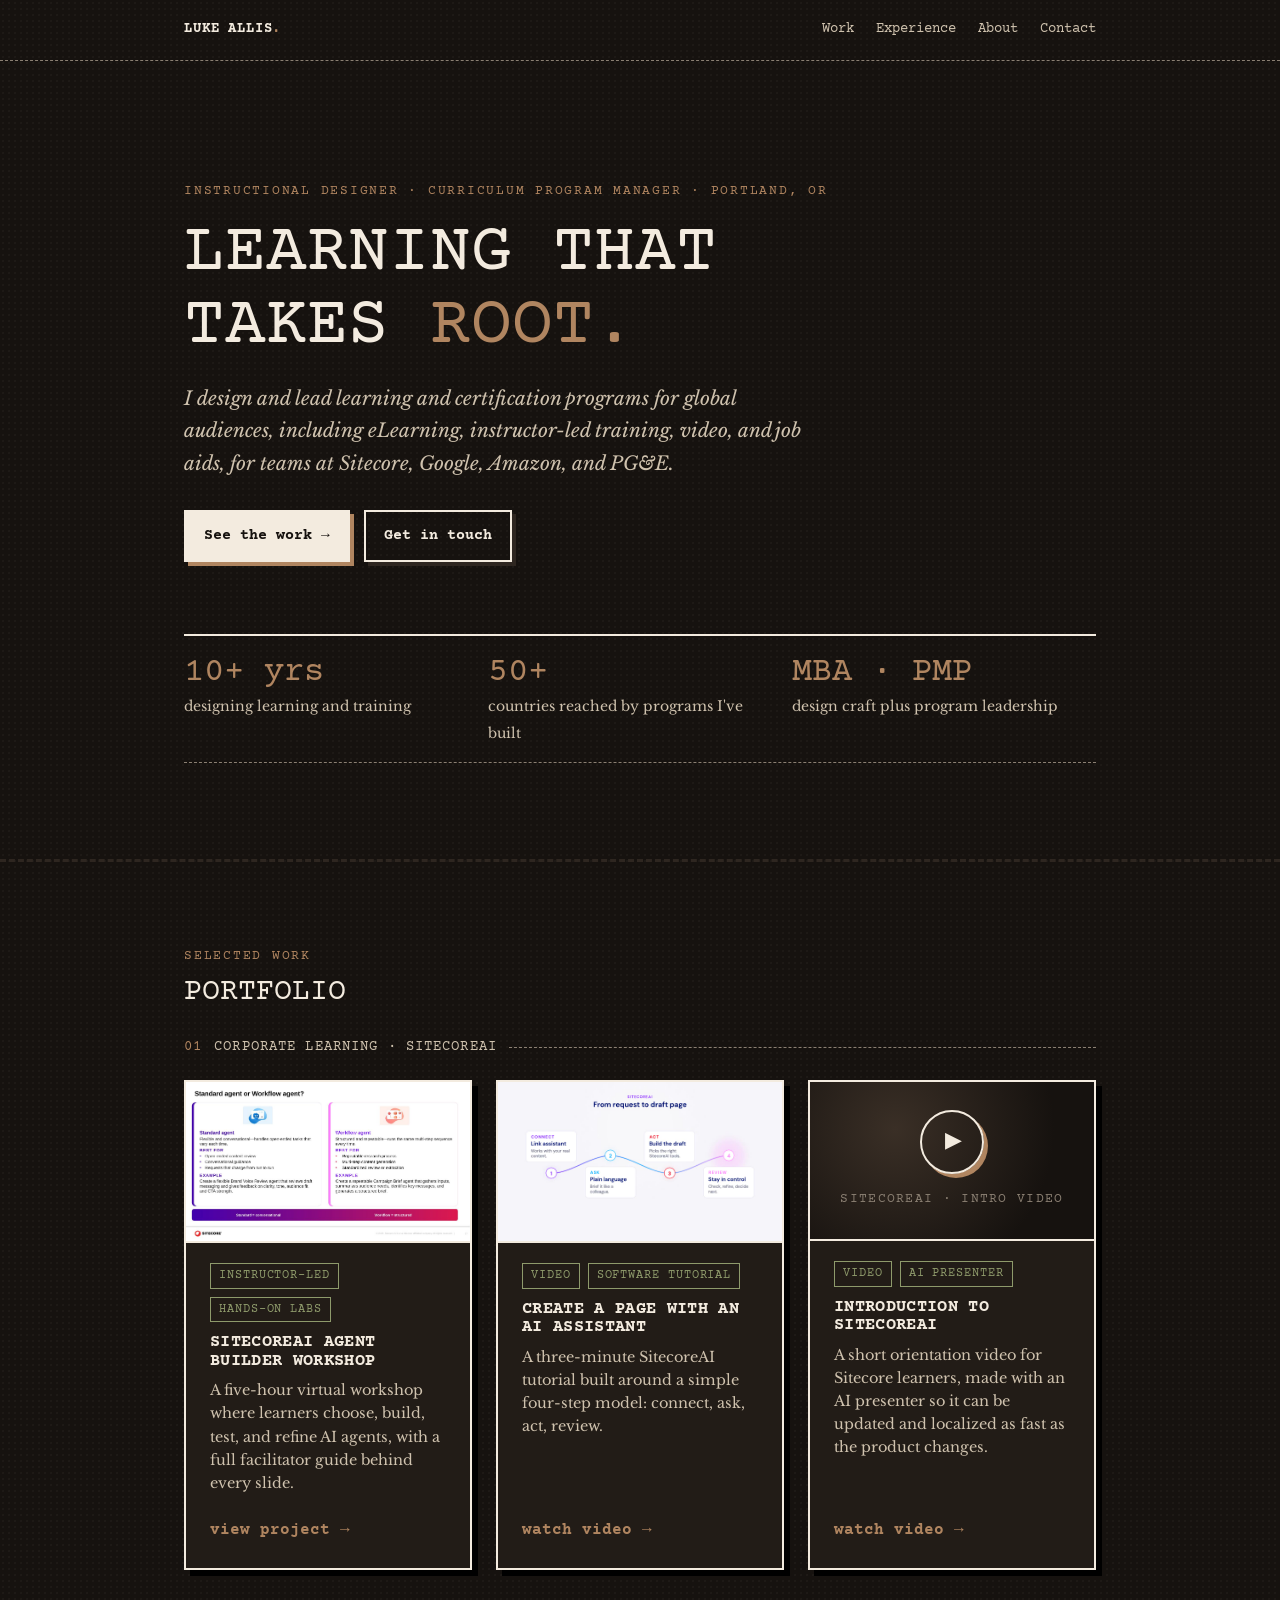
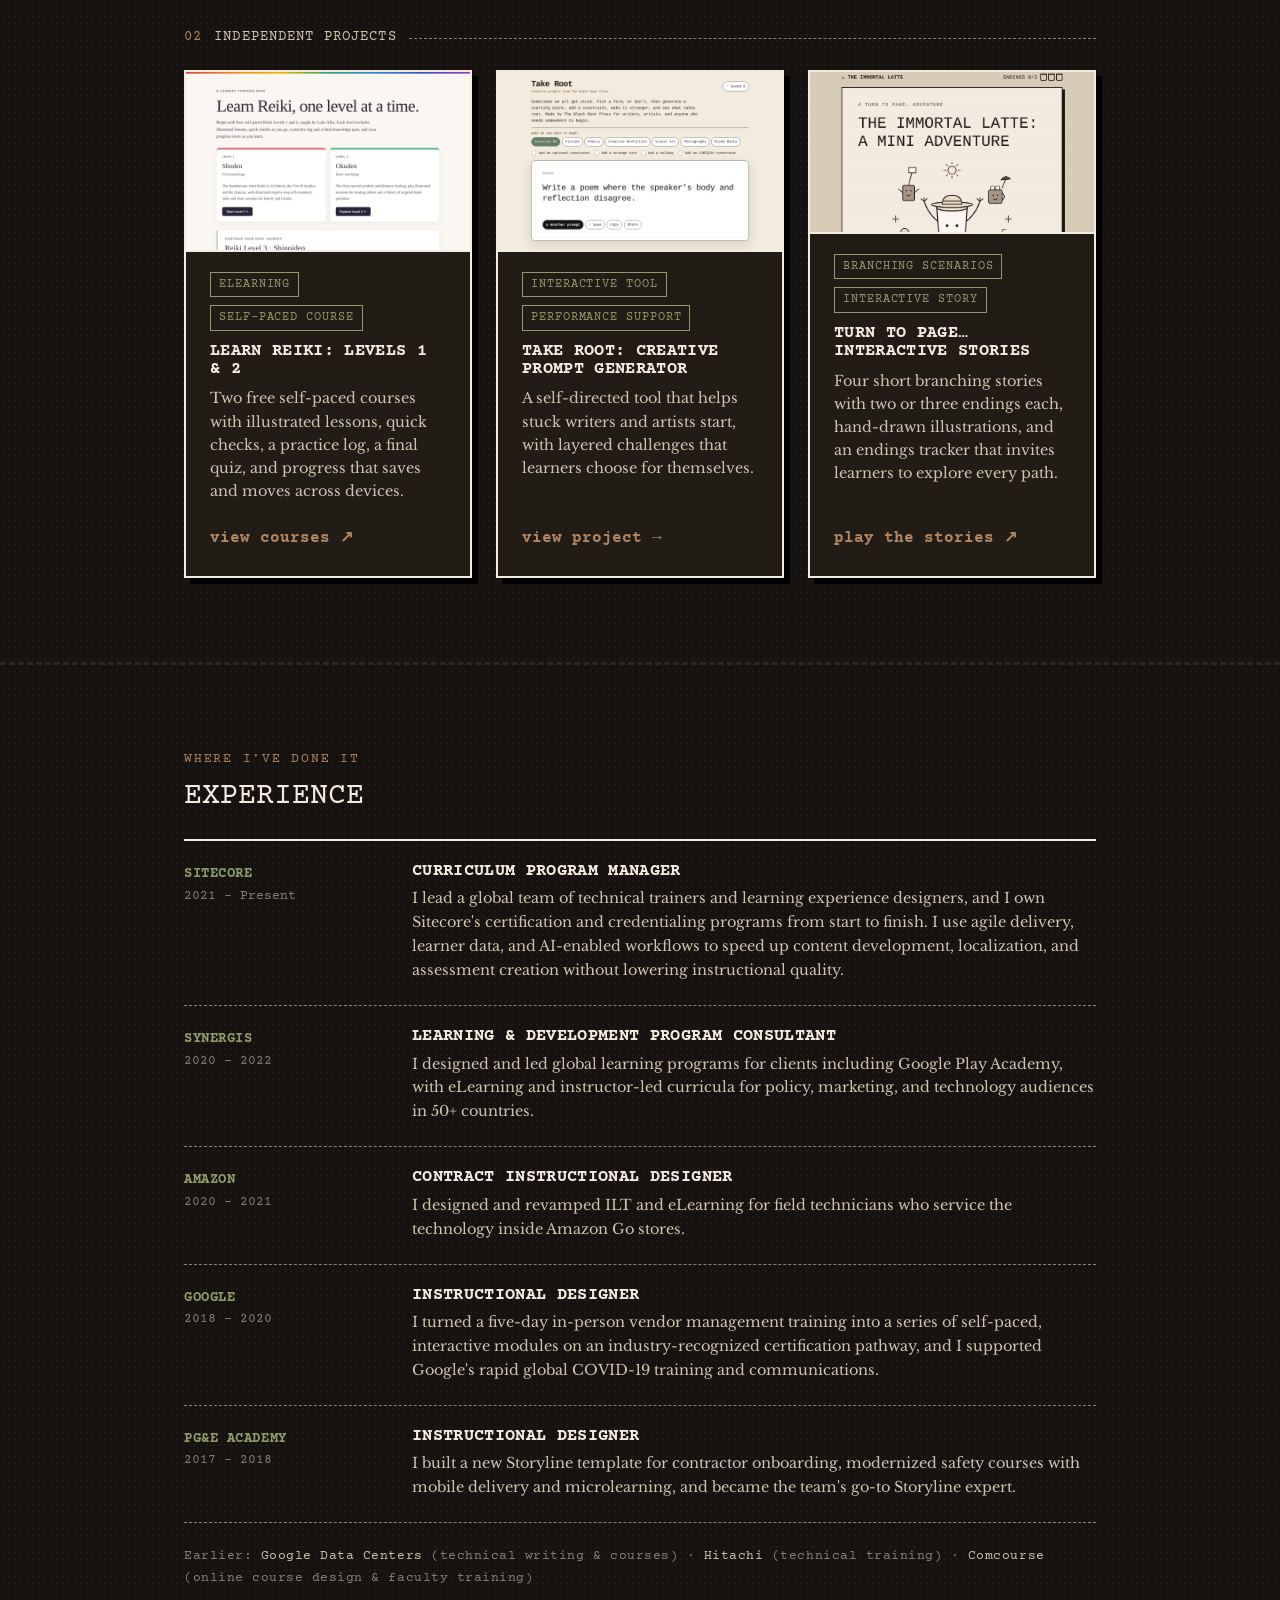
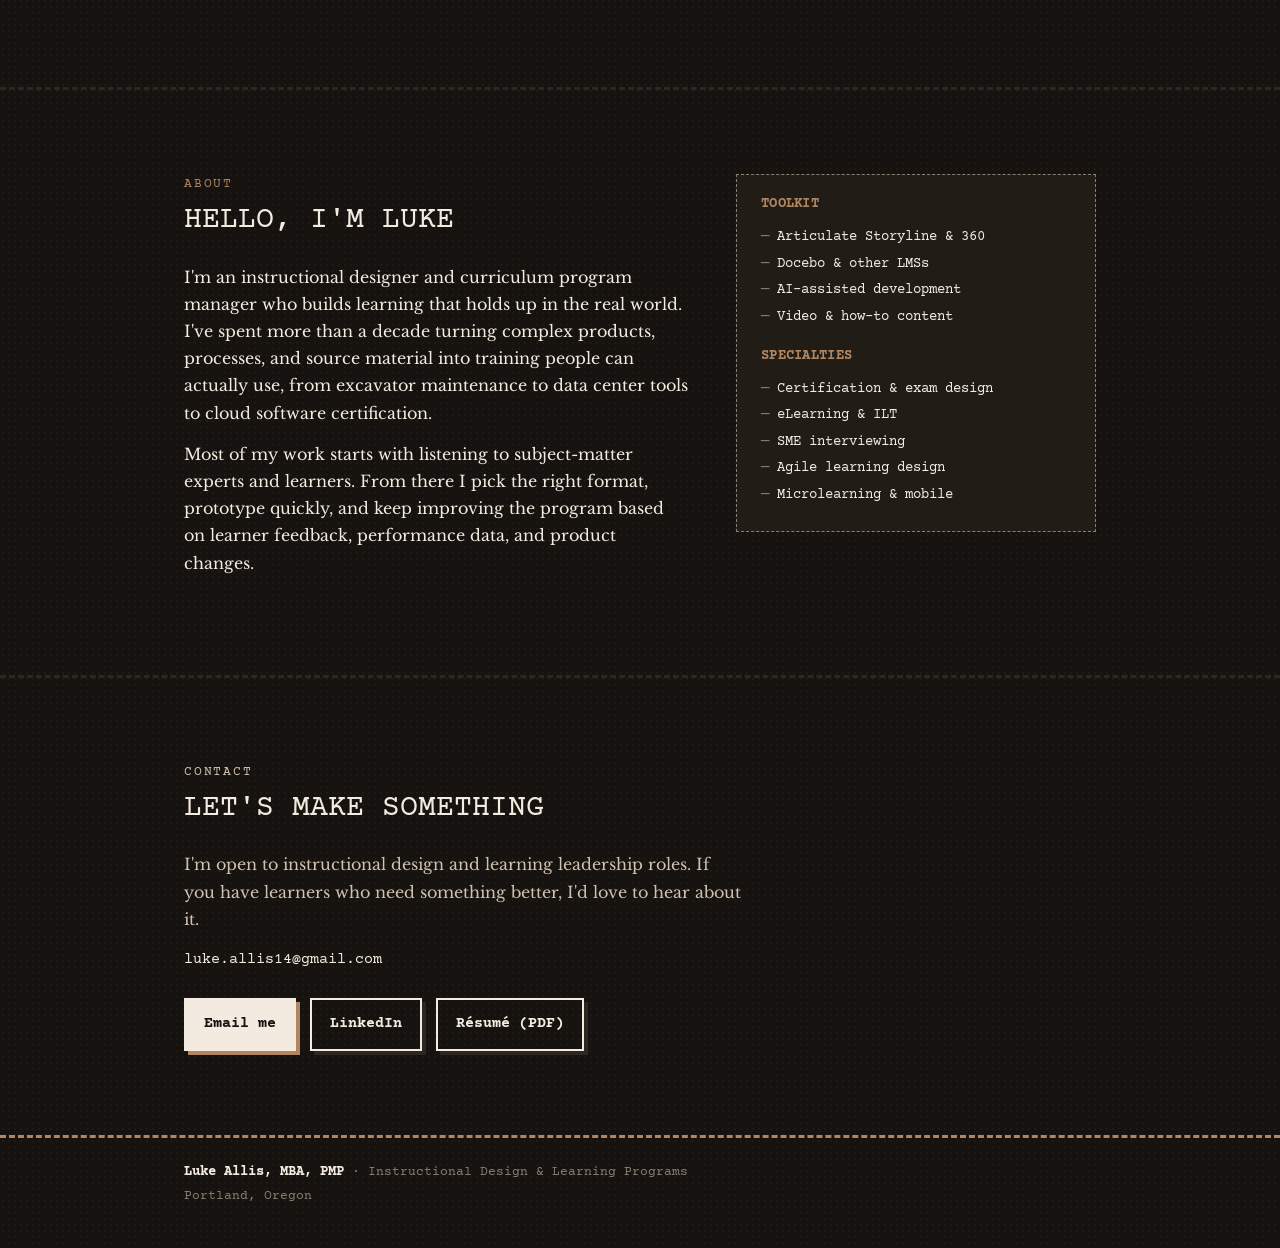
<file: index.html>
<!DOCTYPE html>
<html lang="en">
<head>
<meta charset="utf-8">
<meta name="viewport" content="width=device-width, initial-scale=1">
<title>Luke Allis · Instructional Design Portfolio</title>
<meta name="description" content="Luke Allis, instructional designer and curriculum program manager: eLearning, certification, video, and job aids.">
<link rel="preconnect" href="https://fonts.googleapis.com">
<link rel="preconnect" href="https://fonts.gstatic.com" crossorigin>
<link href="https://fonts.googleapis.com/css2?family=Courier+Prime:wght@400;700&family=Libre+Baskerville:ital,wght@0,400;0,700;1,400&display=swap" rel="stylesheet">
<link rel="stylesheet" href="style.css">
</head>
<body>

<header>
  <div class="wrap">
    <nav aria-label="Main">
      <a class="mark" href="#top">Luke Allis<span>.</span></a>
      <ul>
        <li><a href="#work">Work</a></li>
        <li><a href="#experience">Experience</a></li>
        <li><a href="#about">About</a></li>
        <li><a href="#contact">Contact</a></li>
      </ul>
    </nav>
  </div>
</header>

<main id="top">
  <div class="wrap hero">
    <p class="kicker">Instructional Designer · Curriculum Program Manager · Portland, OR</p>
    <h1>Learning that<br>takes <span>root.</span></h1>
    <p class="lede">I design and lead learning and certification programs for global audiences, including eLearning, instructor-led training, video, and job aids, for teams at Sitecore, Google, Amazon, and PG&amp;E.</p>
    <div class="btns">
      <a class="btn" href="#work">See the work →</a>
      <a class="btn alt" href="#contact">Get in touch</a>
    </div>
    <div class="proof">
      <div><b>10+ yrs</b><span>designing learning and training</span></div>
      <div><b>50+</b><span>countries reached by programs I've built</span></div>
      <div><b>MBA · PMP</b><span>design craft plus program leadership</span></div>
    </div>
  </div>

  <section id="work">
    <div class="wrap">
      <p class="kicker">Selected work</p>
      <h2>Portfolio</h2>
      <p class="group-label"><span>01</span>Corporate learning · SitecoreAI</p>
      <div class="grid three">
        <a class="card" href="agent-builder/">
          <div class="thumb"><img src="agent-builder/slide-17.jpg" alt="Slide from the SitecoreAI Agent Builder Workshop comparing Standard and Workflow agents"></div>
          <ul class="tags"><li>Instructor-led</li><li>Hands-on labs</li></ul>
          <h3>SitecoreAI Agent Builder Workshop</h3>
          <p>A five-hour virtual workshop where learners choose, build, test, and refine AI agents, with a full facilitator guide behind every slide.</p>
          <span class="go">view project →</span>
        </a>
        <a class="card" href="ai-page-video/">
          <div class="thumb"><img src="ai-page-video/framework.jpg" alt="Frame from the video showing the Connect, Ask, Act, Review framework"></div>
          <ul class="tags"><li>Video</li><li>Software tutorial</li></ul>
          <h3>Create a Page with an AI Assistant</h3>
          <p>A three-minute SitecoreAI tutorial built around a simple four-step model: connect, ask, act, review.</p>
          <span class="go">watch video →</span>
        </a>
        <a class="card" href="sitecoreai-intro/">
          <div class="thumb video-thumb"><span class="play" aria-hidden="true">▶</span><span>SitecoreAI · intro video</span></div>
          <ul class="tags"><li>Video</li><li>AI presenter</li></ul>
          <h3>Introduction to SitecoreAI</h3>
          <p>A short orientation video for Sitecore learners, made with an AI presenter so it can be updated and localized as fast as the product changes.</p>
          <span class="go">watch video →</span>
        </a>
      </div>
      <p class="group-label"><span>02</span>Independent projects</p>
      <div class="grid three">
        <a class="card" href="https://blackrootpress.github.io/reiki-1-2/" target="_blank" rel="noopener">
          <div class="thumb"><img src="reiki/thumb.png" alt="Screenshot of the Learn Reiki course landing page"></div>
          <ul class="tags"><li>eLearning</li><li>Self-paced course</li></ul>
          <h3>Learn Reiki: Levels 1 &amp; 2</h3>
          <p>Two free self-paced courses with illustrated lessons, quick checks, a practice log, a final quiz, and progress that saves and moves across devices.</p>
          <span class="go">view courses ↗</span>
        </a>
        <a class="card" href="take-root/">
          <div class="thumb"><img src="take-root/thumb.png" alt="Screenshot of the Take Root creative prompt generator"></div>
          <ul class="tags"><li>Interactive tool</li><li>Performance support</li></ul>
          <h3>Take Root: Creative Prompt Generator</h3>
          <p>A self-directed tool that helps stuck writers and artists start, with layered challenges that learners choose for themselves.</p>
          <span class="go">view project →</span>
        </a>
        <a class="card" href="https://blackrootpress.github.io/choose-your-own/" target="_blank" rel="noopener">
          <div class="thumb"><img src="stories/thumb.png" alt="Title screen of The Immortal Latte, an illustrated choose-your-own-adventure story"></div>
          <ul class="tags"><li>Branching scenarios</li><li>Interactive story</li></ul>
          <h3>Turn to Page… Interactive Stories</h3>
          <p>Four short branching stories with two or three endings each, hand-drawn illustrations, and an endings tracker that invites learners to explore every path.</p>
          <span class="go">play the stories ↗</span>
        </a>
      </div>
    </div>
  </section>

  <section id="experience">
    <div class="wrap">
      <p class="kicker">Where I've done it</p>
      <h2>Experience</h2>
      <ol class="roles">
        <li>
          <div class="when"><b>Sitecore</b>2021 – Present</div>
          <div><h3>Curriculum Program Manager</h3>
          <p>I lead a global team of technical trainers and learning experience designers, and I own Sitecore's certification and credentialing programs from start to finish. I use agile delivery, learner data, and AI-enabled workflows to speed up content development, localization, and assessment creation without lowering instructional quality.</p></div>
        </li>
        <li>
          <div class="when"><b>Synergis</b>2020 – 2022</div>
          <div><h3>Learning &amp; Development Program Consultant</h3>
          <p>I designed and led global learning programs for clients including Google Play Academy, with eLearning and instructor-led curricula for policy, marketing, and technology audiences in 50+ countries.</p></div>
        </li>
        <li>
          <div class="when"><b>Amazon</b>2020 – 2021</div>
          <div><h3>Contract Instructional Designer</h3>
          <p>I designed and revamped ILT and eLearning for field technicians who service the technology inside Amazon Go stores.</p></div>
        </li>
        <li>
          <div class="when"><b>Google</b>2018 – 2020</div>
          <div><h3>Instructional Designer</h3>
          <p>I turned a five-day in-person vendor management training into a series of self-paced, interactive modules on an industry-recognized certification pathway, and I supported Google's rapid global COVID-19 training and communications.</p></div>
        </li>
        <li>
          <div class="when"><b>PG&amp;E Academy</b>2017 – 2018</div>
          <div><h3>Instructional Designer</h3>
          <p>I built a new Storyline template for contractor onboarding, modernized safety courses with mobile delivery and microlearning, and became the team's go-to Storyline expert.</p></div>
        </li>
      </ol>
      <p class="clients">Earlier: <b>Google Data Centers</b> (technical writing &amp; courses) · <b>Hitachi</b> (technical training) · <b>Comcourse</b> (online course design &amp; faculty training)</p>
    </div>
  </section>

  <section id="about">
    <div class="wrap about">
      <div>
        <p class="kicker">About</p>
        <h2>Hello, I'm Luke</h2>
        <p>I'm an instructional designer and curriculum program manager who builds learning that holds up in the real world. I've spent more than a decade turning complex products, processes, and source material into training people can actually use, from excavator maintenance to data center tools to cloud software certification.</p>
        <p>Most of my work starts with listening to subject-matter experts and learners. From there I pick the right format, prototype quickly, and keep improving the program based on learner feedback, performance data, and product changes.</p>
      </div>
      <aside class="kit" aria-label="Toolkit">
        <h3>Toolkit</h3>
        <ul>
          <li>Articulate Storyline &amp; 360</li>
          <li>Docebo &amp; other LMSs</li>
          <li>AI-assisted development</li>
          <li>Video &amp; how-to content</li>
        </ul>
        <h3>Specialties</h3>
        <ul>
          <li>Certification &amp; exam design</li>
          <li>eLearning &amp; ILT</li>
          <li>SME interviewing</li>
          <li>Agile learning design</li>
          <li>Microlearning &amp; mobile</li>
        </ul>
      </aside>
    </div>
  </section>

  <section id="contact" class="contact">
    <div class="wrap">
      <p class="kicker">Contact</p>
      <h2>Let's make something</h2>
      <p>I'm open to instructional design and learning leadership roles. If you have learners who need something better, I'd love to hear about it.</p>
      <p style="font-family:var(--mono);font-size:15px;color:var(--paper)">luke.allis14@gmail.com</p>
      <div class="btns">
        <a class="btn" href="mailto:luke.allis14@gmail.com">Email me</a>
        <a class="btn alt" href="https://www.linkedin.com/in/lukeallis/" target="_blank" rel="noopener">LinkedIn</a>
        <a class="btn alt" href="Luke_Allis_Resume.pdf" target="_blank" rel="noopener">Résumé (PDF)</a>
      </div>
    </div>
  </section>
</main>

<footer>
  <div class="wrap">
    <b>Luke Allis, MBA, PMP</b> · Instructional Design &amp; Learning Programs<br>
    Portland, Oregon
  </div>
</footer>
</body>
</html>
</file>
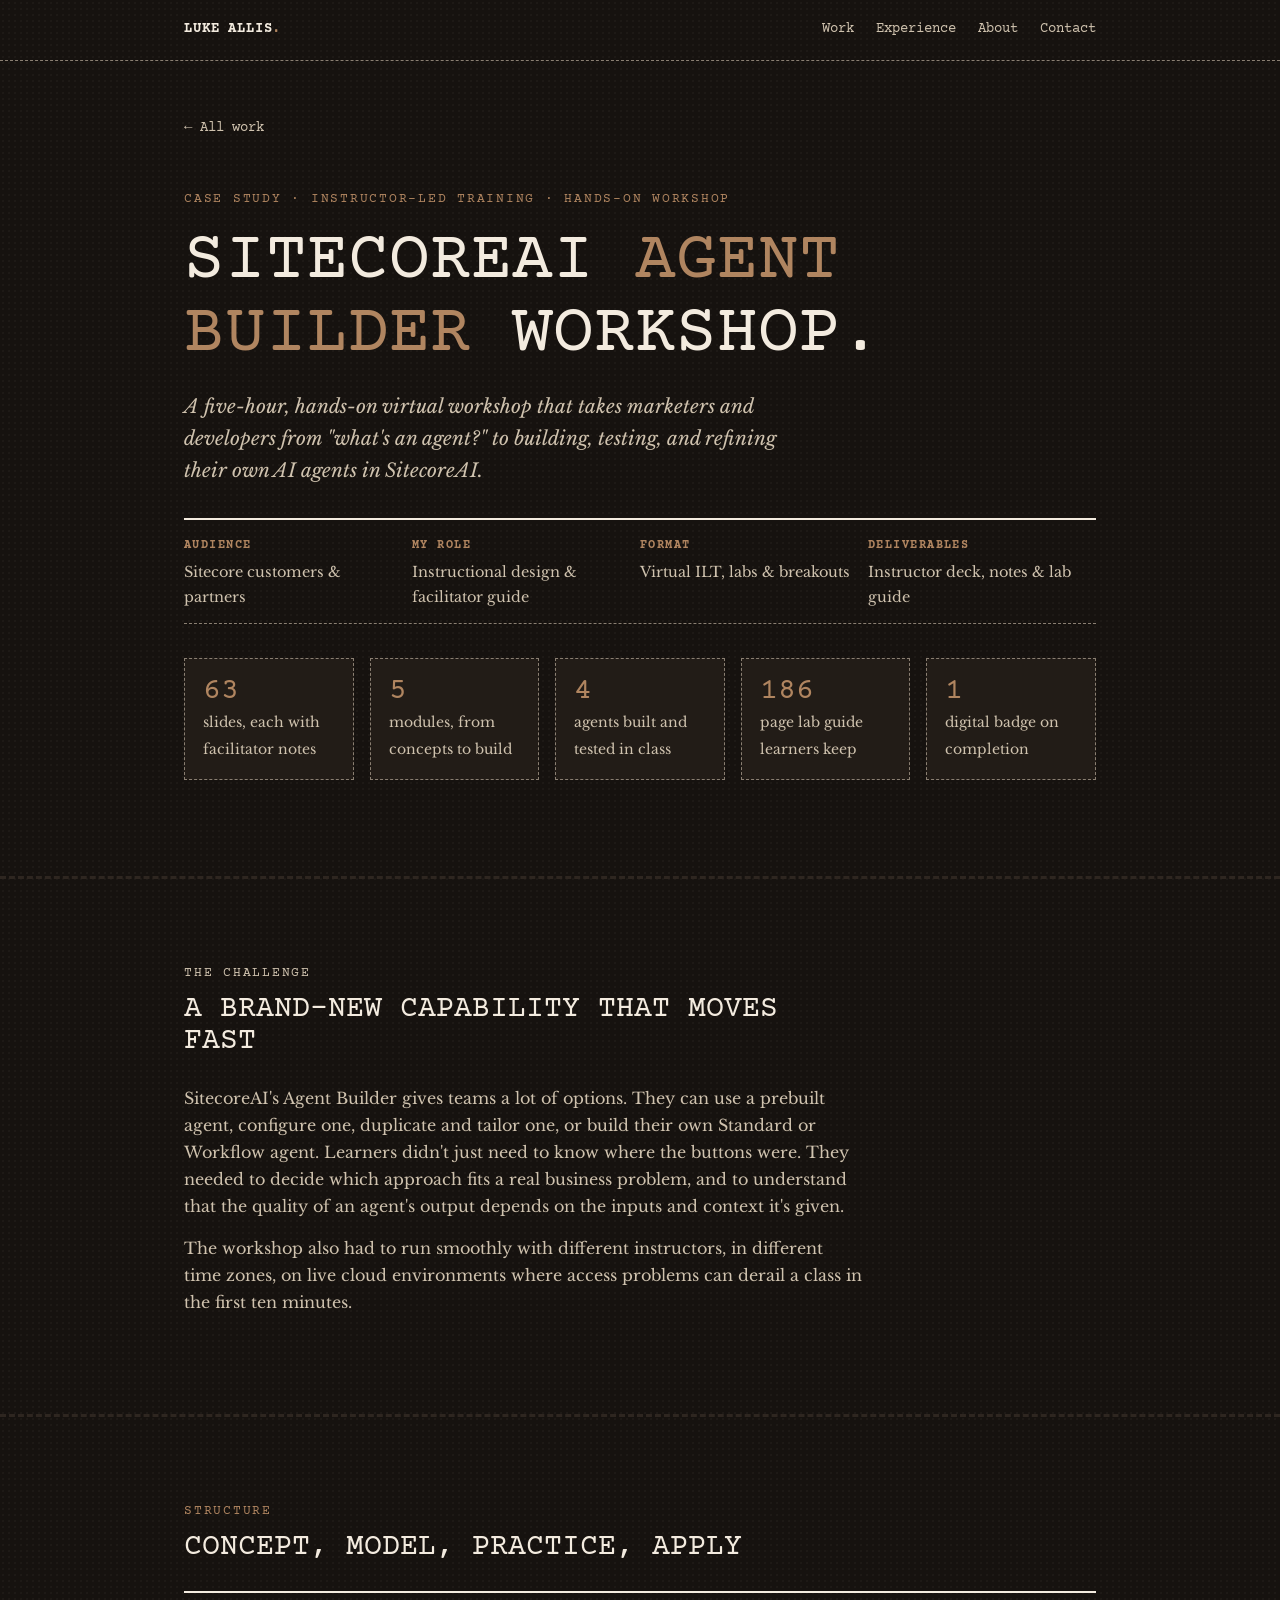
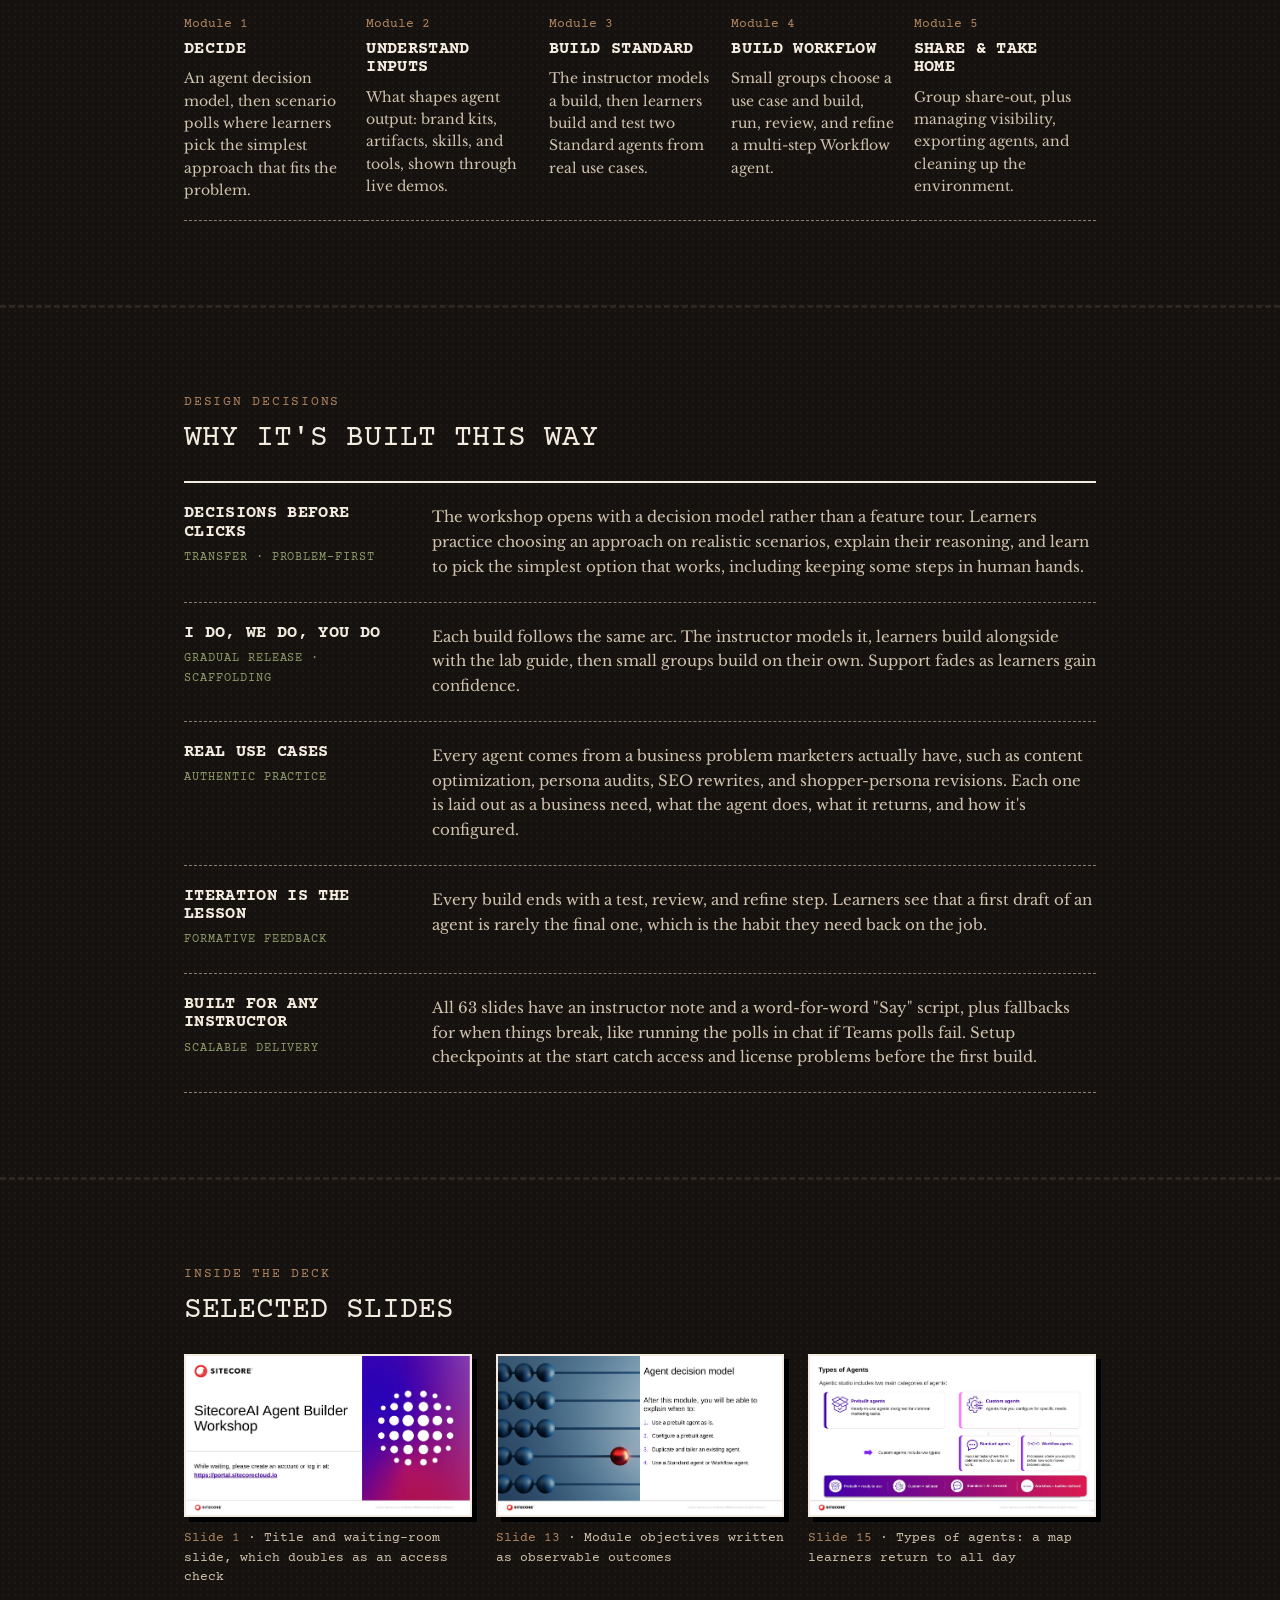
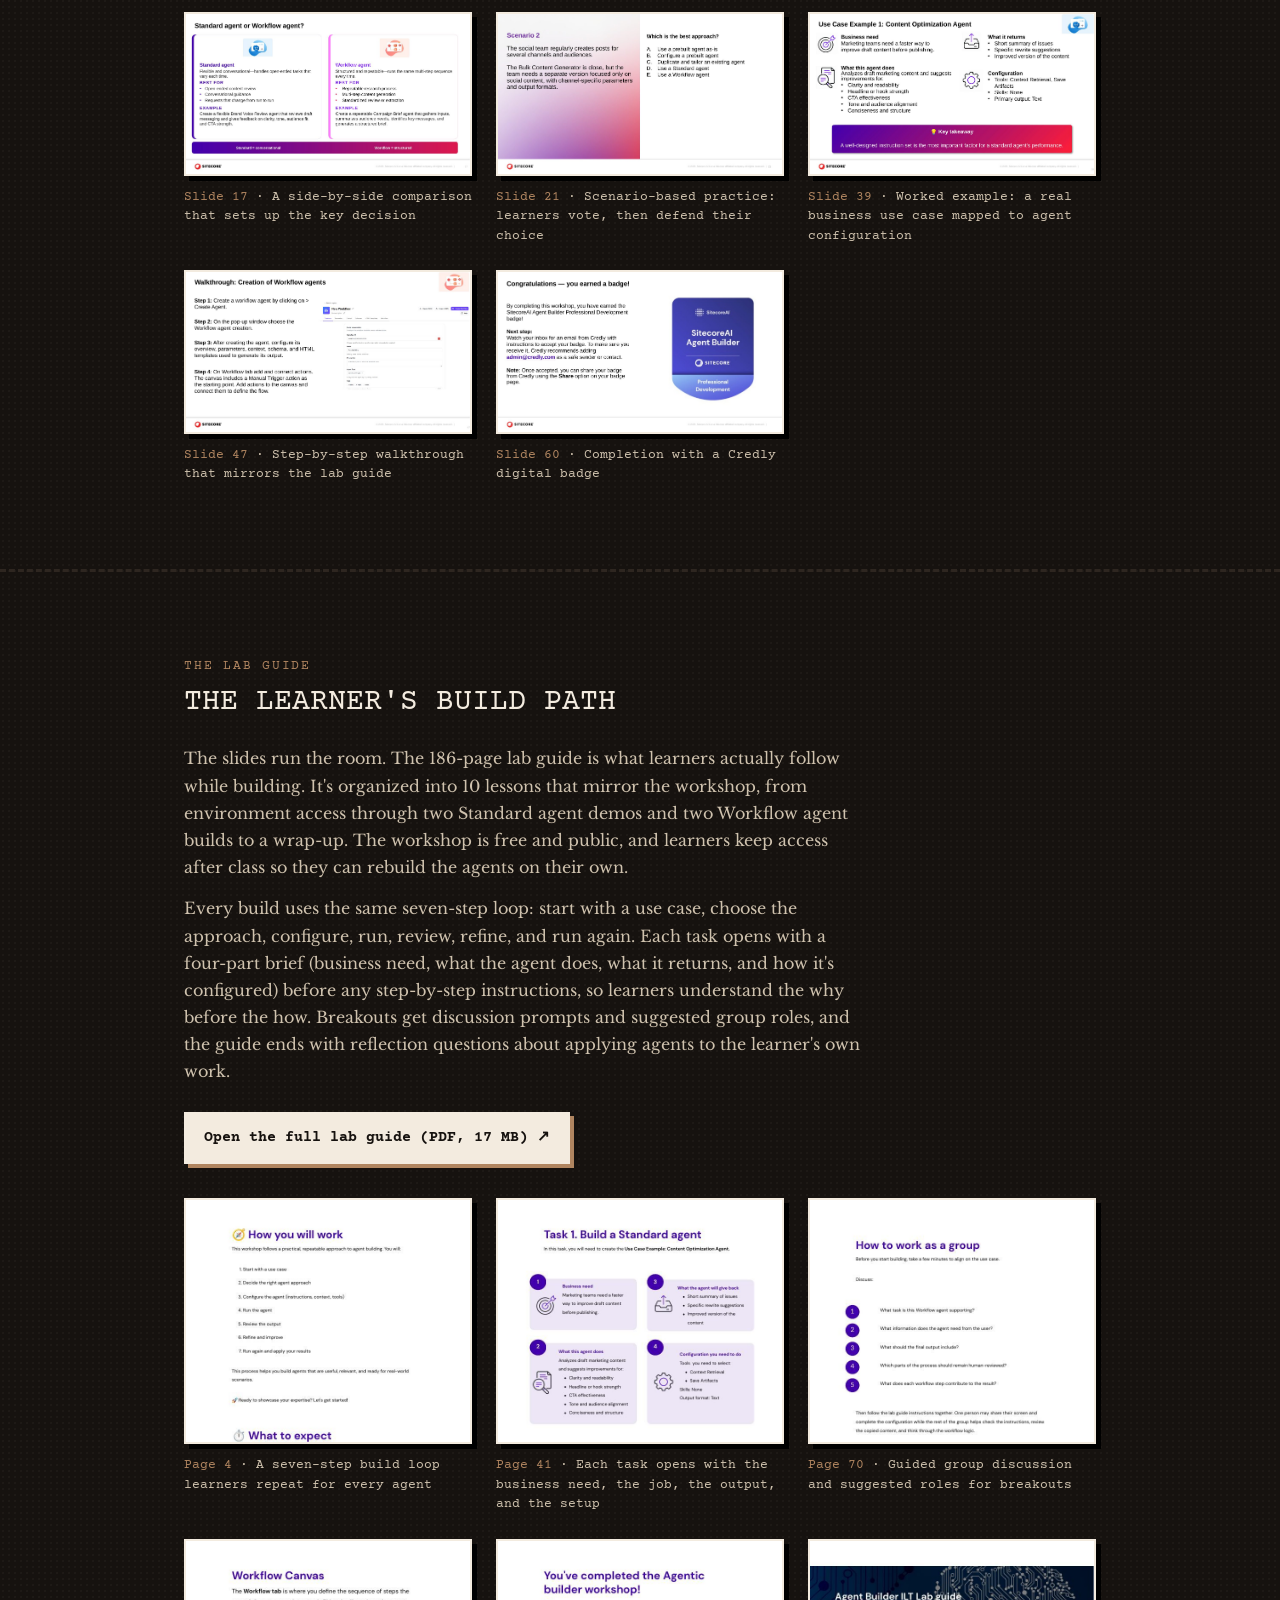
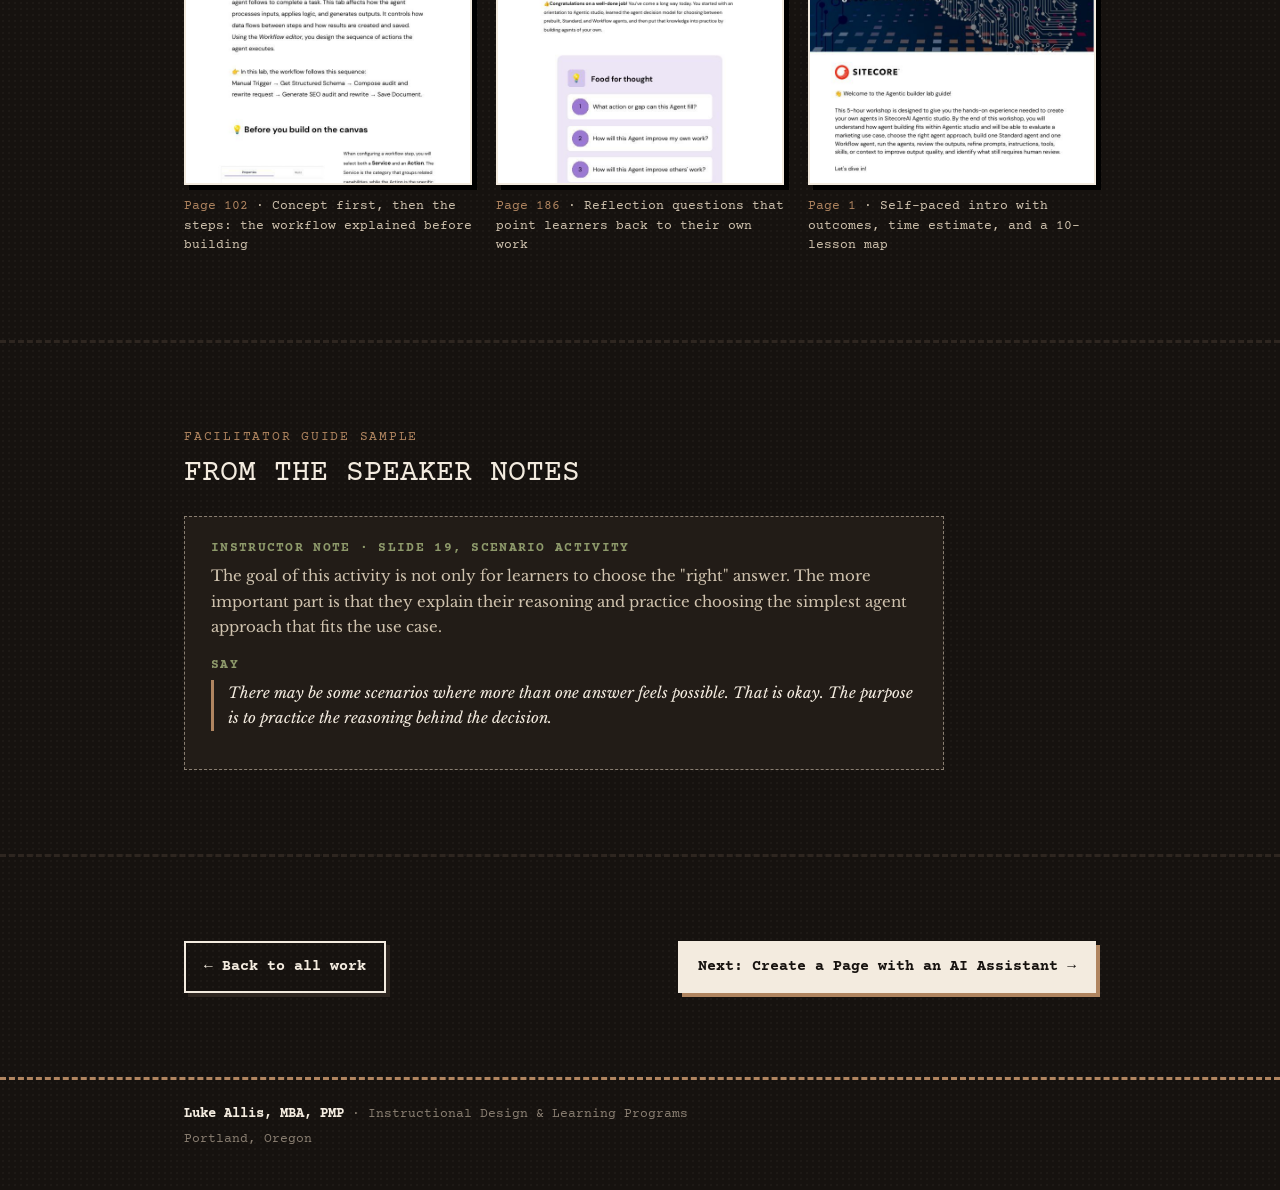
<file: agent-builder/index.html>
<!DOCTYPE html>
<html lang="en">
<head>
<meta charset="utf-8">
<meta name="viewport" content="width=device-width, initial-scale=1">
<title>SitecoreAI Agent Builder Workshop · Luke Allis</title>
<meta name="description" content="Case study: a hands-on, instructor-led SitecoreAI Agent Builder workshop designed by Luke Allis.">
<link rel="preconnect" href="https://fonts.googleapis.com">
<link rel="preconnect" href="https://fonts.gstatic.com" crossorigin>
<link href="https://fonts.googleapis.com/css2?family=Courier+Prime:wght@400;700&family=Libre+Baskerville:ital,wght@0,400;0,700;1,400&display=swap" rel="stylesheet">
<link rel="stylesheet" href="../style.css">
<style>
.back{display:inline-block;margin-top:clamp(36px,6vw,56px);font-family:var(--mono);font-size:14px;color:var(--sand);text-decoration:none}
.back:hover{color:var(--paper);text-decoration:underline;text-underline-offset:4px}
.hero{padding-top:clamp(28px,5vw,48px)}
.facts{display:grid;grid-template-columns:repeat(auto-fit,minmax(170px,1fr));border-top:2px solid var(--paper);border-bottom:1px dashed var(--muted);margin:0;padding:0;list-style:none}
.facts li{padding:16px 16px 14px 0;font-size:14.5px;color:var(--sand)}
.facts b{display:block;font-family:var(--mono);font-size:12px;letter-spacing:.12em;text-transform:uppercase;color:var(--umber);margin-bottom:4px}
.player{border:2px solid var(--paper);box-shadow:6px 6px 0 #000;background:#000}
.player-bar{padding:10px 14px;background:var(--bark);border-bottom:2px solid var(--paper);font-family:var(--mono);font-size:13px;color:var(--sand)}
.prose>*{max-width:680px}
.prose p{color:var(--sand)}
.next{display:flex;justify-content:space-between;flex-wrap:wrap;gap:14px;align-items:center}
.arc{list-style:none;margin:0;padding:0;display:grid;grid-template-columns:repeat(auto-fit,minmax(170px,1fr));border-top:2px solid var(--paper)}
.arc li{padding:20px 18px 18px 0;border-bottom:1px dashed var(--muted)}
.arc .n{display:block;font-family:var(--mono);color:var(--umber);font-size:13px;margin-bottom:6px}
.arc p{font-size:14px;color:var(--sand);line-height:1.6;margin:8px 0 0}
.decisions{list-style:none;margin:0;padding:0;border-top:2px solid var(--paper)}
.decisions li{display:grid;grid-template-columns:220px 1fr;gap:28px;padding:22px 0;border-bottom:1px dashed var(--muted)}
.decisions .why{display:block;margin-top:6px;font-family:var(--mono);font-size:12px;letter-spacing:.08em;text-transform:uppercase;color:var(--moss)}
.decisions p{margin:0;font-size:15px;color:var(--sand);line-height:1.65}
.gallery{display:grid;grid-template-columns:repeat(auto-fit,minmax(280px,1fr));gap:24px}
.gallery figure{margin:0}
.gallery a{display:block;border:2px solid var(--paper);box-shadow:5px 5px 0 #000;transition:transform .15s}
.gallery a:hover,.gallery a:focus-visible{transform:translate(-2px,-2px);outline:none}
.gallery img{display:block;width:100%;height:auto}
.gallery figcaption{margin-top:12px;font-family:var(--mono);font-size:13px;color:var(--sand);line-height:1.5}
.gallery figcaption b{color:var(--umber);font-weight:400}
.notes{background:var(--bark);border:1px dashed var(--muted);padding:24px 26px;max-width:760px}
.notes h3{font-size:13px;color:var(--moss);letter-spacing:.1em;margin:0 0 8px}
.notes p{color:var(--sand);font-size:15px}
.notes .say{font-style:italic;color:var(--paper);border-left:3px solid var(--umber);padding-left:14px}
.counts{display:grid;grid-template-columns:repeat(auto-fit,minmax(150px,1fr));gap:16px;margin-top:34px}
.counts div{background:var(--bark);border:1px dashed var(--muted);padding:16px 18px}
.counts b{display:block;font-family:var(--mono);font-size:30px;font-weight:400;color:var(--umber);line-height:1.1}
.counts span{font-size:14px;color:var(--sand)}
@media (max-width:640px){.decisions li{grid-template-columns:1fr;gap:8px}}
</style>
</head>
<body>

<header>
  <div class="wrap">
    <nav aria-label="Main">
      <a class="mark" href="../">Luke Allis<span>.</span></a>
      <ul>
        <li><a href="../#work">Work</a></li>
        <li><a href="../#experience">Experience</a></li>
        <li><a href="../#about">About</a></li>
        <li><a href="../#contact">Contact</a></li>
      </ul>
    </nav>
  </div>
</header>

<main>
  <div class="wrap">
    <a class="back" href="../#work">← All work</a>
  </div>

  <div class="wrap hero">
    <p class="kicker">Case study · Instructor-led training · Hands-on workshop</p>
    <h1>SitecoreAI <span>Agent Builder</span> Workshop.</h1>
    <p class="lede">A five-hour, hands-on virtual workshop that takes marketers and developers from "what's an agent?" to building, testing, and refining their own AI agents in SitecoreAI.</p>
    <ul class="facts">
      <li><b>Audience</b>Sitecore customers &amp; partners</li>
      <li><b>My role</b>Instructional design &amp; facilitator guide</li>
      <li><b>Format</b>Virtual ILT, labs &amp; breakouts</li>
      <li><b>Deliverables</b>Instructor deck, notes &amp; lab guide</li>
    </ul>
    <div class="counts">
      <div><b>63</b><span>slides, each with facilitator notes</span></div>
      <div><b>5</b><span>modules, from concepts to build</span></div>
      <div><b>4</b><span>agents built and tested in class</span></div>
      <div><b>186</b><span>page lab guide learners keep</span></div>
      <div><b>1</b><span>digital badge on completion</span></div>
    </div>
  </div>

  <section>
    <div class="wrap prose">
      <p class="kicker">The challenge</p>
      <h2>A brand-new capability that moves fast</h2>
      <p>SitecoreAI's Agent Builder gives teams a lot of options. They can use a prebuilt agent, configure one, duplicate and tailor one, or build their own Standard or Workflow agent. Learners didn't just need to know where the buttons were. They needed to decide which approach fits a real business problem, and to understand that the quality of an agent's output depends on the inputs and context it's given.</p>
      <p>The workshop also had to run smoothly with different instructors, in different time zones, on live cloud environments where access problems can derail a class in the first ten minutes.</p>
    </div>
  </section>

  <section>
    <div class="wrap">
      <p class="kicker">Structure</p>
      <h2>Concept, model, practice, apply</h2>
      <ol class="arc">
        <li><span class="n">Module 1</span><h3>Decide</h3><p>An agent decision model, then scenario polls where learners pick the simplest approach that fits the problem.</p></li>
        <li><span class="n">Module 2</span><h3>Understand inputs</h3><p>What shapes agent output: brand kits, artifacts, skills, and tools, shown through live demos.</p></li>
        <li><span class="n">Module 3</span><h3>Build Standard</h3><p>The instructor models a build, then learners build and test two Standard agents from real use cases.</p></li>
        <li><span class="n">Module 4</span><h3>Build Workflow</h3><p>Small groups choose a use case and build, run, review, and refine a multi-step Workflow agent.</p></li>
        <li><span class="n">Module 5</span><h3>Share &amp; take home</h3><p>Group share-out, plus managing visibility, exporting agents, and cleaning up the environment.</p></li>
      </ol>
    </div>
  </section>

  <section>
    <div class="wrap">
      <p class="kicker">Design decisions</p>
      <h2>Why it's built this way</h2>
      <ol class="decisions">
        <li><div><h3>Decisions before clicks</h3><span class="why">Transfer · problem-first</span></div>
          <p>The workshop opens with a decision model rather than a feature tour. Learners practice choosing an approach on realistic scenarios, explain their reasoning, and learn to pick the simplest option that works, including keeping some steps in human hands.</p></li>
        <li><div><h3>I do, we do, you do</h3><span class="why">Gradual release · scaffolding</span></div>
          <p>Each build follows the same arc. The instructor models it, learners build alongside with the lab guide, then small groups build on their own. Support fades as learners gain confidence.</p></li>
        <li><div><h3>Real use cases</h3><span class="why">Authentic practice</span></div>
          <p>Every agent comes from a business problem marketers actually have, such as content optimization, persona audits, SEO rewrites, and shopper-persona revisions. Each one is laid out as a business need, what the agent does, what it returns, and how it's configured.</p></li>
        <li><div><h3>Iteration is the lesson</h3><span class="why">Formative feedback</span></div>
          <p>Every build ends with a test, review, and refine step. Learners see that a first draft of an agent is rarely the final one, which is the habit they need back on the job.</p></li>
        <li><div><h3>Built for any instructor</h3><span class="why">Scalable delivery</span></div>
          <p>All 63 slides have an instructor note and a word-for-word "Say" script, plus fallbacks for when things break, like running the polls in chat if Teams polls fail. Setup checkpoints at the start catch access and license problems before the first build.</p></li>
      </ol>
    </div>
  </section>

  <section>
    <div class="wrap">
      <p class="kicker">Inside the deck</p>
      <h2>Selected slides</h2>
      <div class="gallery">
        <figure><a href="slide-1.jpg" target="_blank" rel="noopener"><img src="slide-1.jpg" alt="Slide 1: title slide" loading="lazy"></a><figcaption><b>Slide 1</b> · Title and waiting-room slide, which doubles as an access check</figcaption></figure>
        <figure><a href="slide-13.jpg" target="_blank" rel="noopener"><img src="slide-13.jpg" alt="Slide 13: Module 1 objectives" loading="lazy"></a><figcaption><b>Slide 13</b> · Module objectives written as observable outcomes</figcaption></figure>
        <figure><a href="slide-15.jpg" target="_blank" rel="noopener"><img src="slide-15.jpg" alt="Slide 15: types of agents" loading="lazy"></a><figcaption><b>Slide 15</b> · Types of agents: a map learners return to all day</figcaption></figure>
        <figure><a href="slide-17.jpg" target="_blank" rel="noopener"><img src="slide-17.jpg" alt="Slide 17: Standard vs. Workflow agent" loading="lazy"></a><figcaption><b>Slide 17</b> · A side-by-side comparison that sets up the key decision</figcaption></figure>
        <figure><a href="slide-21.jpg" target="_blank" rel="noopener"><img src="slide-21.jpg" alt="Slide 21: scenario activity" loading="lazy"></a><figcaption><b>Slide 21</b> · Scenario-based practice: learners vote, then defend their choice</figcaption></figure>
        <figure><a href="slide-39.jpg" target="_blank" rel="noopener"><img src="slide-39.jpg" alt="Slide 39: use case example" loading="lazy"></a><figcaption><b>Slide 39</b> · Worked example: a real business use case mapped to agent configuration</figcaption></figure>
        <figure><a href="slide-47.jpg" target="_blank" rel="noopener"><img src="slide-47.jpg" alt="Slide 47: workflow agent walkthrough" loading="lazy"></a><figcaption><b>Slide 47</b> · Step-by-step walkthrough that mirrors the lab guide</figcaption></figure>
        <figure><a href="slide-60.jpg" target="_blank" rel="noopener"><img src="slide-60.jpg" alt="Slide 60: badge slide" loading="lazy"></a><figcaption><b>Slide 60</b> · Completion with a Credly digital badge</figcaption></figure>
      </div>
    </div>
  </section>

  <section>
    <div class="wrap">
      <p class="kicker">The lab guide</p>
      <h2>The learner's build path</h2>
      <div class="prose">
        <p>The slides run the room. The 186-page lab guide is what learners actually follow while building. It's organized into 10 lessons that mirror the workshop, from environment access through two Standard agent demos and two Workflow agent builds to a wrap-up. The workshop is free and public, and learners keep access after class so they can rebuild the agents on their own.</p>
        <p>Every build uses the same seven-step loop: start with a use case, choose the approach, configure, run, review, refine, and run again. Each task opens with a four-part brief (business need, what the agent does, what it returns, and how it's configured) before any step-by-step instructions, so learners understand the why before the how. Breakouts get discussion prompts and suggested group roles, and the guide ends with reflection questions about applying agents to the learner's own work.</p>
      </div>
      <div class="btns" style="margin-top:26px">
        <a class="btn" href="agent-builder-lab-guide.pdf" target="_blank" rel="noopener">Open the full lab guide (PDF, 17 MB) ↗</a>
      </div>
      <div class="gallery" style="margin-top:34px">
        <figure><a href="lab-4.jpg" target="_blank" rel="noopener"><img src="lab-4.jpg" alt="Lab guide page 4: How you will work" loading="lazy"></a><figcaption><b>Page 4</b> · A seven-step build loop learners repeat for every agent</figcaption></figure>
        <figure><a href="lab-41.jpg" target="_blank" rel="noopener"><img src="lab-41.jpg" alt="Lab guide page 41: Task 1, build a Standard agent" loading="lazy"></a><figcaption><b>Page 41</b> · Each task opens with the business need, the job, the output, and the setup</figcaption></figure>
        <figure><a href="lab-70.jpg" target="_blank" rel="noopener"><img src="lab-70.jpg" alt="Lab guide page 70: How to work as a group" loading="lazy"></a><figcaption><b>Page 70</b> · Guided group discussion and suggested roles for breakouts</figcaption></figure>
        <figure><a href="lab-102.jpg" target="_blank" rel="noopener"><img src="lab-102.jpg" alt="Lab guide page 102: Workflow canvas" loading="lazy"></a><figcaption><b>Page 102</b> · Concept first, then the steps: the workflow explained before building</figcaption></figure>
        <figure><a href="lab-186.jpg" target="_blank" rel="noopener"><img src="lab-186.jpg" alt="Lab guide page 186: completion and reflection" loading="lazy"></a><figcaption><b>Page 186</b> · Reflection questions that point learners back to their own work</figcaption></figure>
        <figure><a href="lab-1.jpg" target="_blank" rel="noopener"><img src="lab-1.jpg" alt="Lab guide page 1: cover and welcome" loading="lazy"></a><figcaption><b>Page 1</b> · Self-paced intro with outcomes, time estimate, and a 10-lesson map</figcaption></figure>
      </div>
    </div>
  </section>

  <section>
    <div class="wrap">
      <p class="kicker">Facilitator guide sample</p>
      <h2>From the speaker notes</h2>
      <div class="notes">
        <h3>Instructor note · Slide 19, scenario activity</h3>
        <p>The goal of this activity is not only for learners to choose the "right" answer. The more important part is that they explain their reasoning and practice choosing the simplest agent approach that fits the use case.</p>
        <h3 style="margin-top:18px">Say</h3>
        <p class="say">There may be some scenarios where more than one answer feels possible. That is okay. The purpose is to practice the reasoning behind the decision.</p>
      </div>
    </div>
  </section>

  <section>
    <div class="wrap next">
      <a class="btn alt" href="../#work">← Back to all work</a>
      <a class="btn" href="../ai-page-video/">Next: Create a Page with an AI Assistant →</a>
    </div>
  </section>
</main>

<footer>
  <div class="wrap">
    <b>Luke Allis, MBA, PMP</b> · Instructional Design &amp; Learning Programs<br>
    Portland, Oregon
  </div>
</footer>

</body>
</html>
</file>
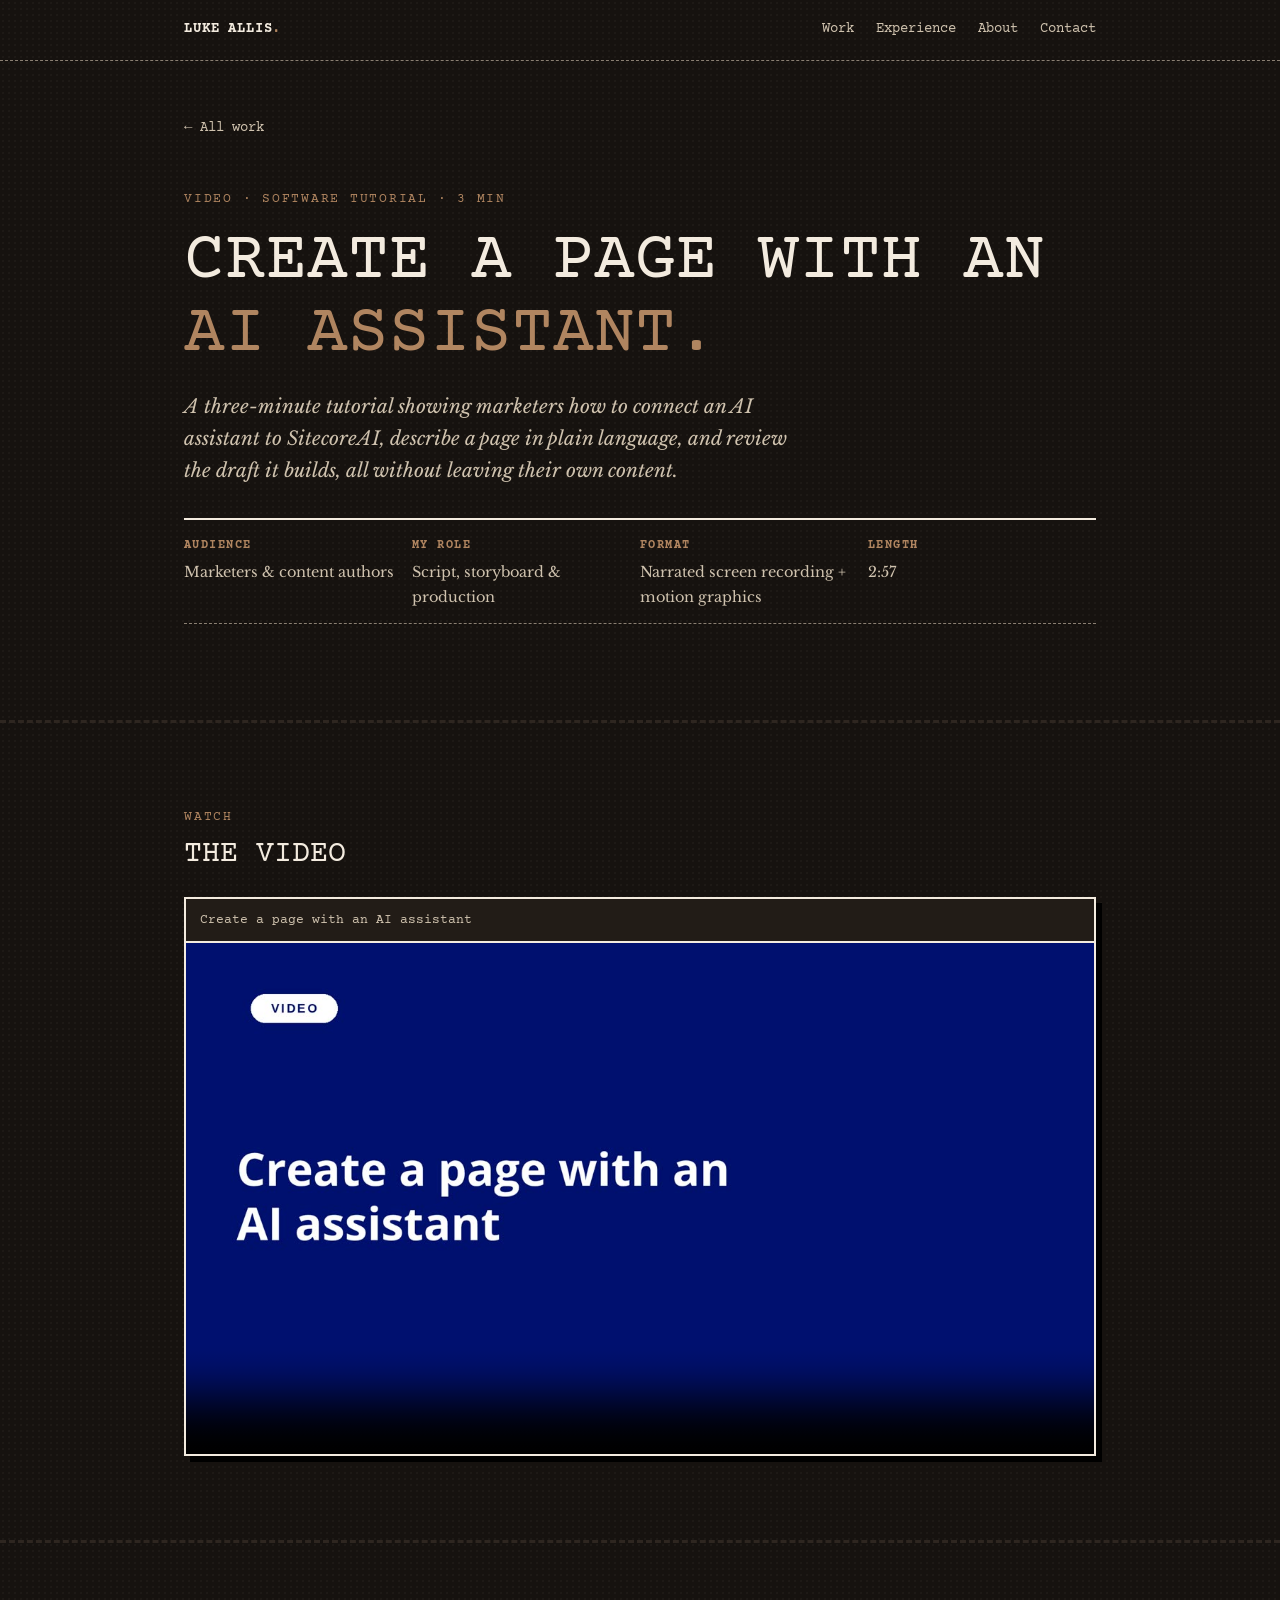
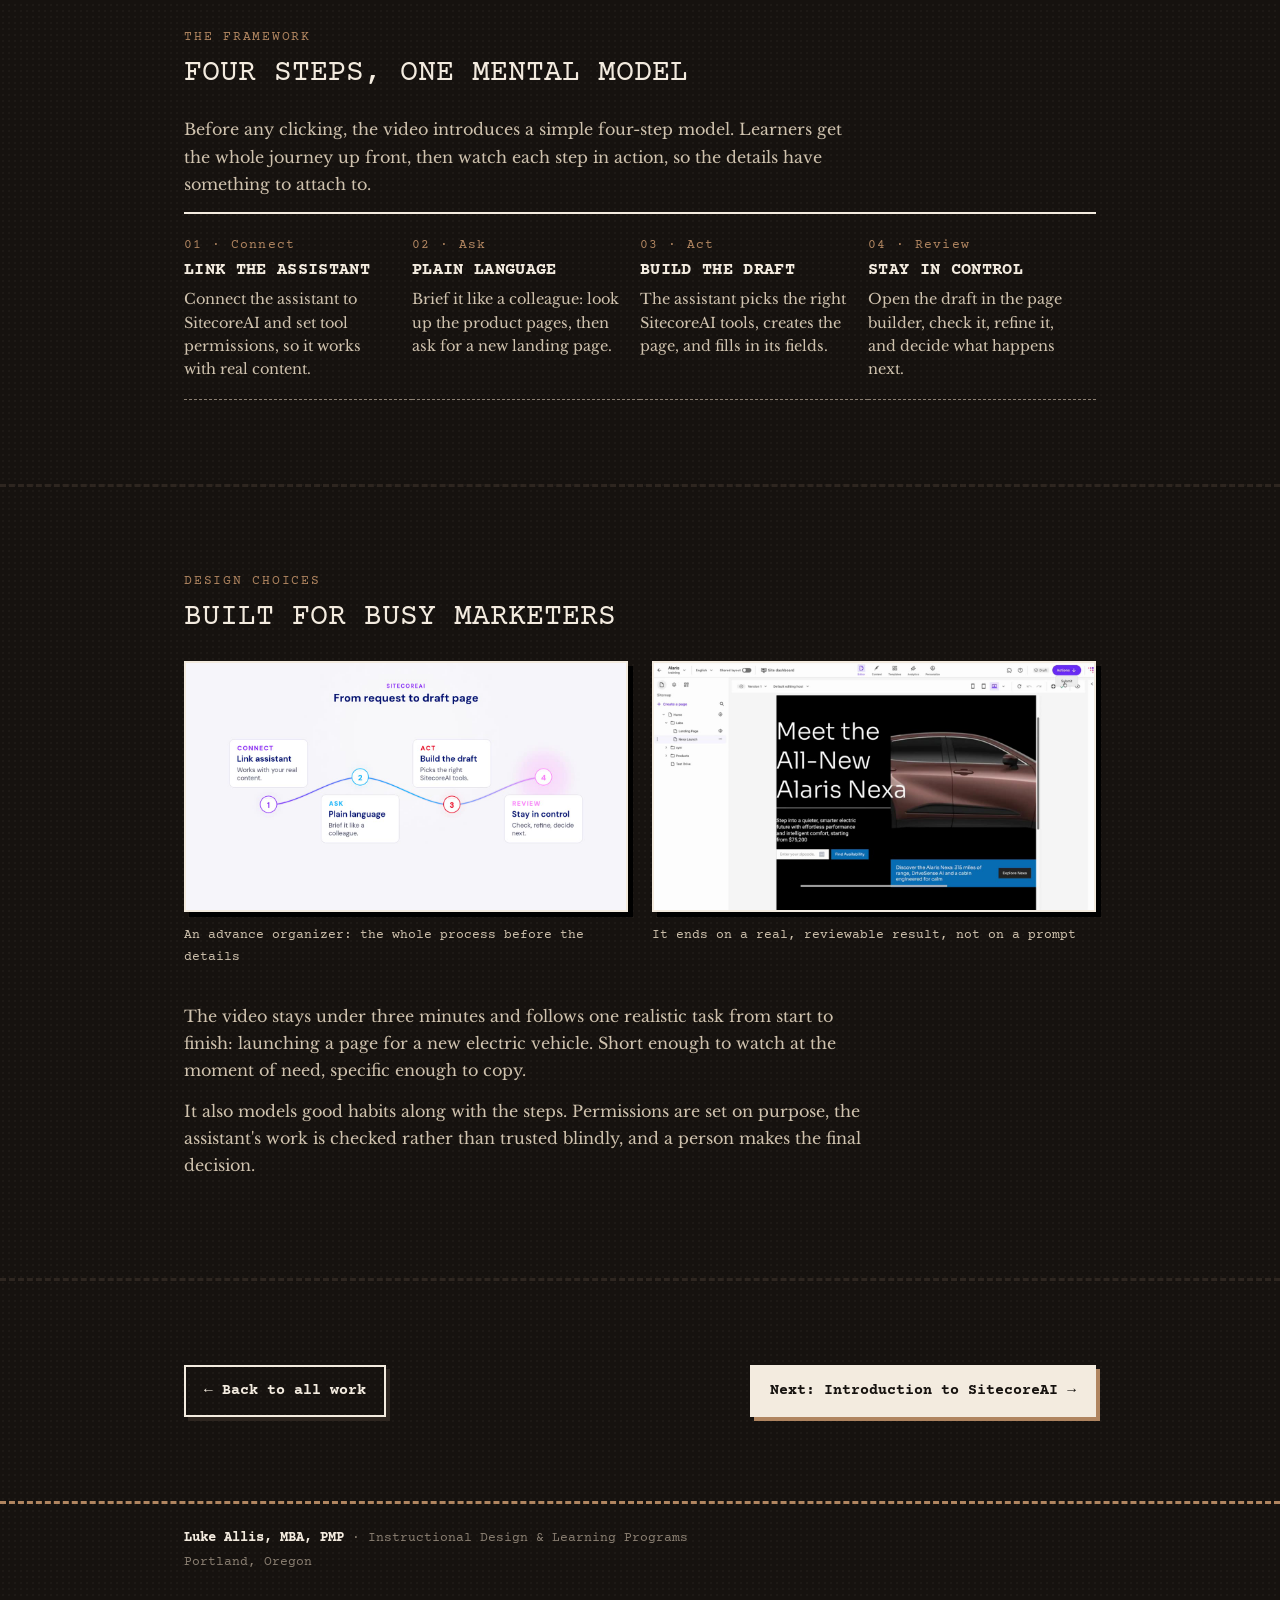
<file: ai-page-video/index.html>
<!DOCTYPE html>
<html lang="en">
<head>
<meta charset="utf-8">
<meta name="viewport" content="width=device-width, initial-scale=1">
<title>Create a Page with an AI Assistant · Luke Allis</title>
<meta name="description" content="Video tutorial: creating a SitecoreAI page with an AI assistant, by Luke Allis.">
<link rel="preconnect" href="https://fonts.googleapis.com">
<link rel="preconnect" href="https://fonts.gstatic.com" crossorigin>
<link href="https://fonts.googleapis.com/css2?family=Courier+Prime:wght@400;700&family=Libre+Baskerville:ital,wght@0,400;0,700;1,400&display=swap" rel="stylesheet">
<link rel="stylesheet" href="../style.css">
<style>
.back{display:inline-block;margin-top:clamp(36px,6vw,56px);font-family:var(--mono);font-size:14px;color:var(--sand);text-decoration:none}
.back:hover{color:var(--paper);text-decoration:underline;text-underline-offset:4px}
.hero{padding-top:clamp(28px,5vw,48px)}
.facts{display:grid;grid-template-columns:repeat(auto-fit,minmax(170px,1fr));border-top:2px solid var(--paper);border-bottom:1px dashed var(--muted);margin:0;padding:0;list-style:none}
.facts li{padding:16px 16px 14px 0;font-size:14.5px;color:var(--sand)}
.facts b{display:block;font-family:var(--mono);font-size:12px;letter-spacing:.12em;text-transform:uppercase;color:var(--umber);margin-bottom:4px}
.player{border:2px solid var(--paper);box-shadow:6px 6px 0 #000;background:#000}
.player-bar{padding:10px 14px;background:var(--bark);border-bottom:2px solid var(--paper);font-family:var(--mono);font-size:13px;color:var(--sand)}
.prose>*{max-width:680px}
.prose p{color:var(--sand)}
.next{display:flex;justify-content:space-between;flex-wrap:wrap;gap:14px;align-items:center}
.player video{display:block;width:100%;height:auto;background:#000}
.steps4{list-style:none;margin:0;padding:0;display:grid;grid-template-columns:repeat(auto-fit,minmax(190px,1fr));border-top:2px solid var(--paper)}
.steps4 li{padding:20px 18px 18px 0;border-bottom:1px dashed var(--muted)}
.steps4 .n{display:block;font-family:var(--mono);color:var(--umber);font-size:13px;margin-bottom:6px;letter-spacing:.1em}
.steps4 p{font-size:14.5px;color:var(--sand);line-height:1.6;margin:8px 0 0}
.stills{display:grid;grid-template-columns:repeat(auto-fit,minmax(300px,1fr));gap:24px;margin-top:8px}
.stills figure{margin:0}
.stills img{display:block;width:100%;height:auto;border:2px solid var(--paper);box-shadow:5px 5px 0 #000}
.stills figcaption{margin-top:12px;font-family:var(--mono);font-size:13px;color:var(--sand)}
</style>
</head>
<body>

<header>
  <div class="wrap">
    <nav aria-label="Main">
      <a class="mark" href="../">Luke Allis<span>.</span></a>
      <ul>
        <li><a href="../#work">Work</a></li>
        <li><a href="../#experience">Experience</a></li>
        <li><a href="../#about">About</a></li>
        <li><a href="../#contact">Contact</a></li>
      </ul>
    </nav>
  </div>
</header>

<main>
  <div class="wrap">
    <a class="back" href="../#work">← All work</a>
  </div>

  <div class="wrap hero">
    <p class="kicker">Video · Software tutorial · 3 min</p>
    <h1>Create a page with an <span>AI assistant.</span></h1>
    <p class="lede">A three-minute tutorial showing marketers how to connect an AI assistant to SitecoreAI, describe a page in plain language, and review the draft it builds, all without leaving their own content.</p>
    <ul class="facts">
      <li><b>Audience</b>Marketers &amp; content authors</li>
      <li><b>My role</b>Script, storyboard &amp; production</li>
      <li><b>Format</b>Narrated screen recording + motion graphics</li>
      <li><b>Length</b>2:57</li>
    </ul>
  </div>

  <section>
    <div class="wrap">
      <p class="kicker">Watch</p>
      <h2>The video</h2>
      <div class="player">
        <div class="player-bar">Create a page with an AI assistant</div>
        <video controls preload="metadata" poster="poster.jpg" playsinline>
          <source src="create-page-with-ai-assistant.mp4" type="video/mp4">
          Your browser can't play this video. <a href="create-page-with-ai-assistant.mp4">Download it instead</a>.
        </video>
      </div>
    </div>
  </section>

  <section>
    <div class="wrap">
      <p class="kicker">The framework</p>
      <h2>Four steps, one mental model</h2>
      <p style="max-width:680px;color:var(--sand)">Before any clicking, the video introduces a simple four-step model. Learners get the whole journey up front, then watch each step in action, so the details have something to attach to.</p>
      <ol class="steps4">
        <li><span class="n">01 · Connect</span><h3>Link the assistant</h3><p>Connect the assistant to SitecoreAI and set tool permissions, so it works with real content.</p></li>
        <li><span class="n">02 · Ask</span><h3>Plain language</h3><p>Brief it like a colleague: look up the product pages, then ask for a new landing page.</p></li>
        <li><span class="n">03 · Act</span><h3>Build the draft</h3><p>The assistant picks the right SitecoreAI tools, creates the page, and fills in its fields.</p></li>
        <li><span class="n">04 · Review</span><h3>Stay in control</h3><p>Open the draft in the page builder, check it, refine it, and decide what happens next.</p></li>
      </ol>
    </div>
  </section>

  <section>
    <div class="wrap">
      <p class="kicker">Design choices</p>
      <h2>Built for busy marketers</h2>
      <div class="stills">
        <figure><img src="framework.jpg" alt="Animated framework: Connect, Ask, Act, Review" loading="lazy"><figcaption>An advance organizer: the whole process before the details</figcaption></figure>
        <figure><img src="result.jpg" alt="The finished draft landing page open in the SitecoreAI page builder" loading="lazy"><figcaption>It ends on a real, reviewable result, not on a prompt</figcaption></figure>
      </div>
      <div class="prose" style="margin-top:34px">
        <p>The video stays under three minutes and follows one realistic task from start to finish: launching a page for a new electric vehicle. Short enough to watch at the moment of need, specific enough to copy.</p>
        <p>It also models good habits along with the steps. Permissions are set on purpose, the assistant's work is checked rather than trusted blindly, and a person makes the final decision.</p>
      </div>
    </div>
  </section>

  <section>
    <div class="wrap next">
      <a class="btn alt" href="../#work">← Back to all work</a>
      <a class="btn" href="../sitecoreai-intro/">Next: Introduction to SitecoreAI →</a>
    </div>
  </section>
</main>

<footer>
  <div class="wrap">
    <b>Luke Allis, MBA, PMP</b> · Instructional Design &amp; Learning Programs<br>
    Portland, Oregon
  </div>
</footer>

</body>
</html>
</file>
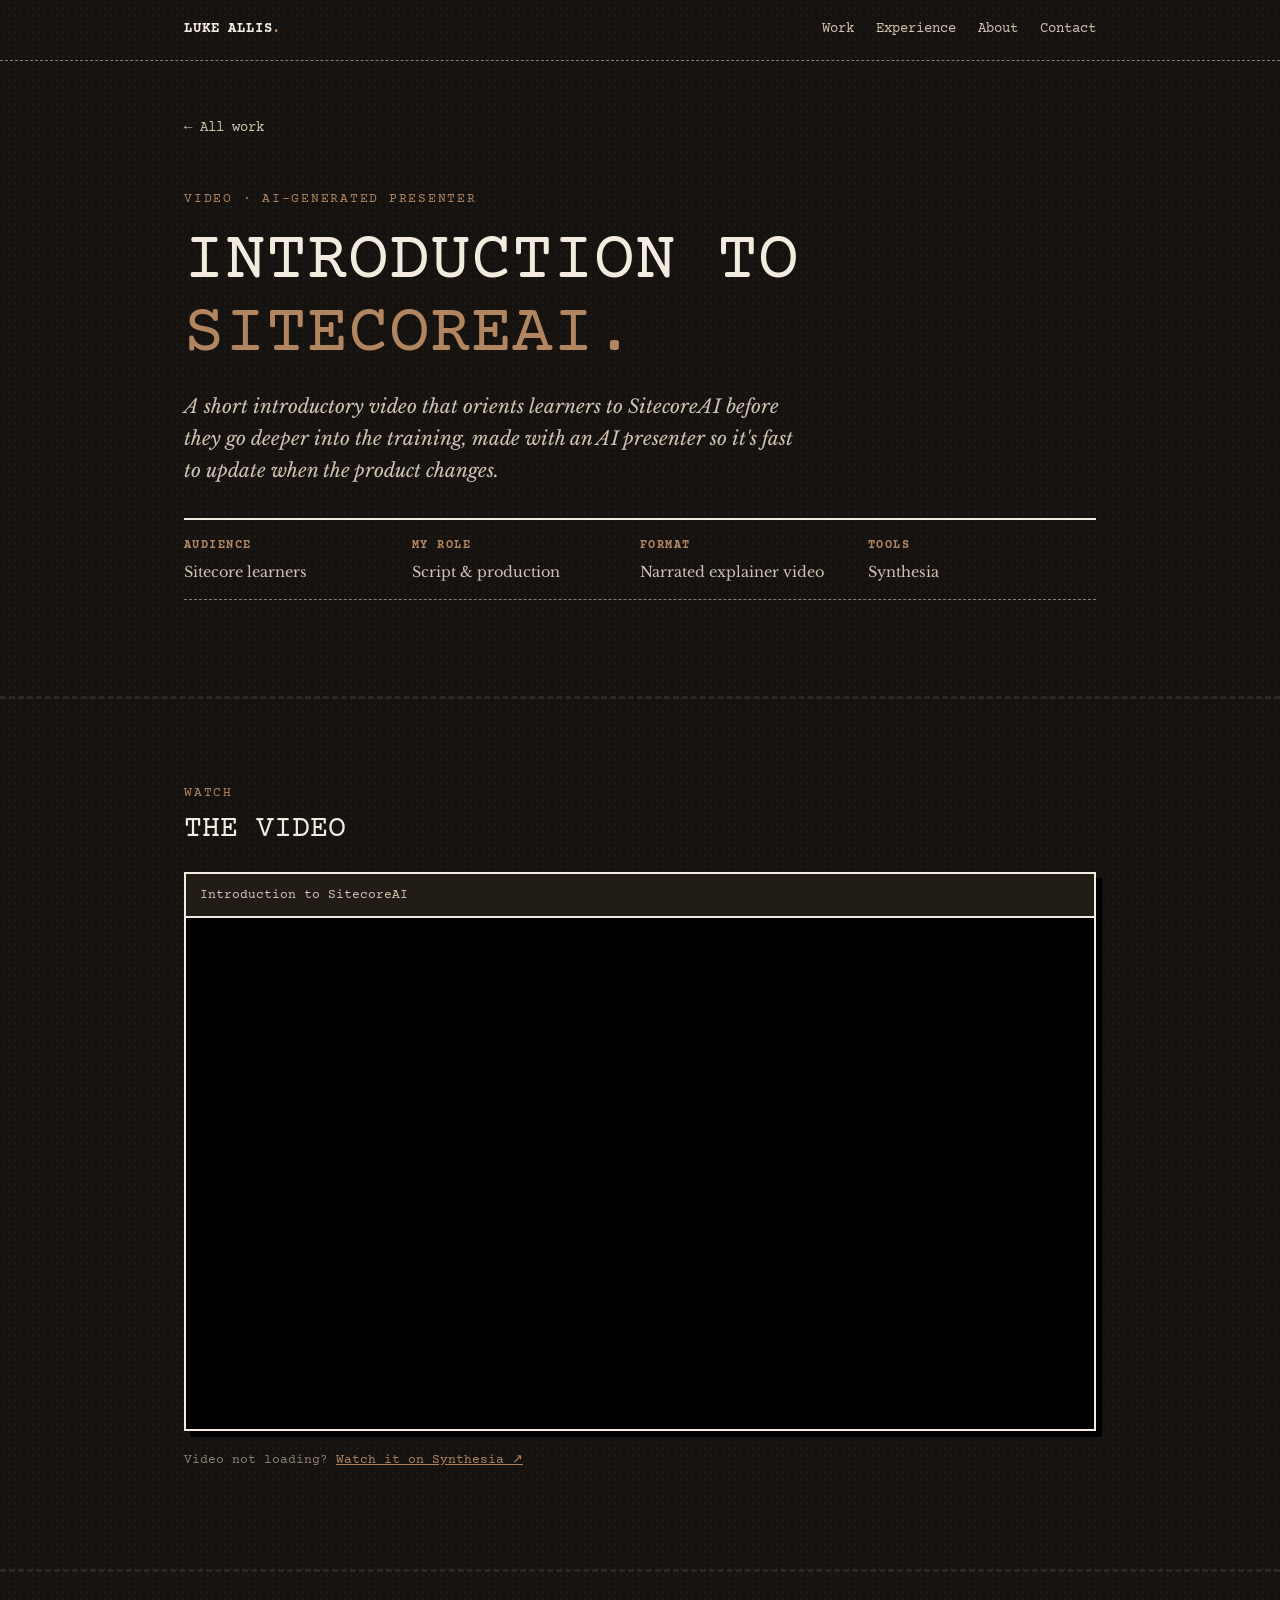
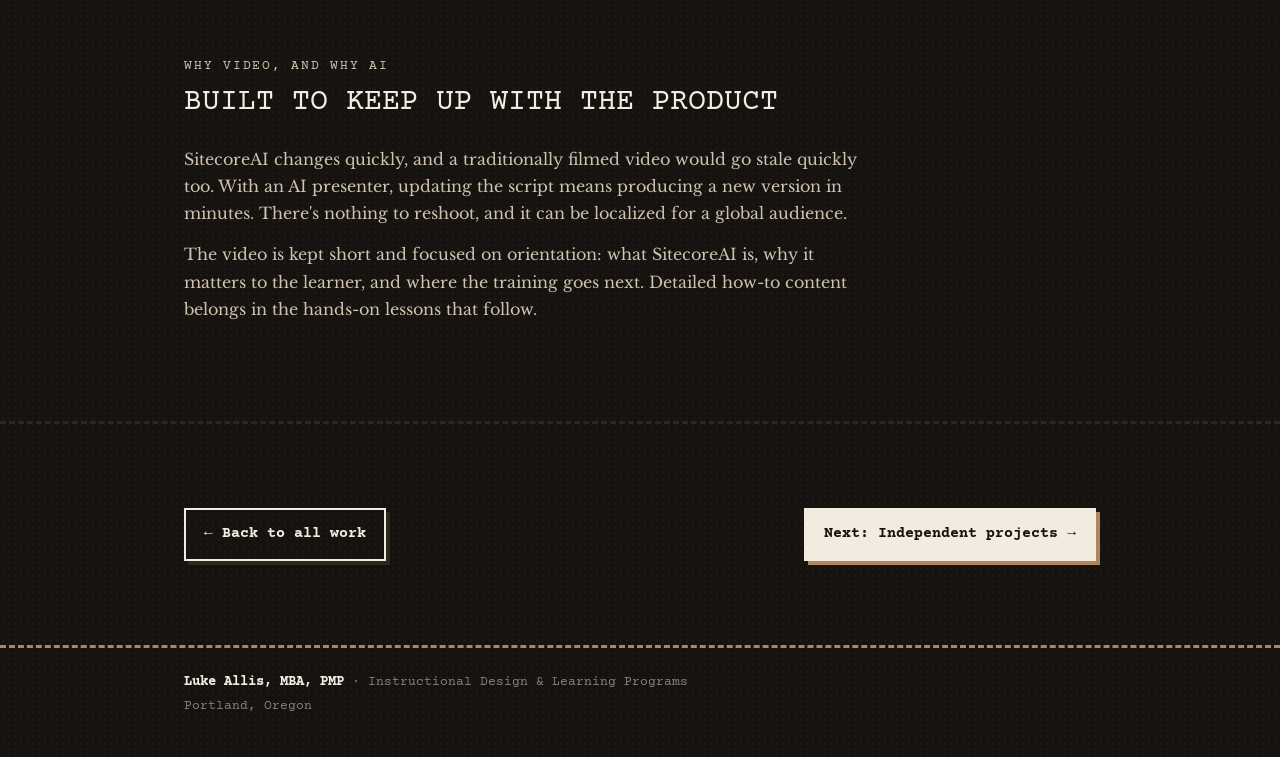
<file: sitecoreai-intro/index.html>
<!DOCTYPE html>
<html lang="en">
<head>
<meta charset="utf-8">
<meta name="viewport" content="width=device-width, initial-scale=1">
<title>Introduction to SitecoreAI · Luke Allis</title>
<meta name="description" content="Video sample: an introduction to SitecoreAI, by Luke Allis.">
<link rel="preconnect" href="https://fonts.googleapis.com">
<link rel="preconnect" href="https://fonts.gstatic.com" crossorigin>
<link href="https://fonts.googleapis.com/css2?family=Courier+Prime:wght@400;700&family=Libre+Baskerville:ital,wght@0,400;0,700;1,400&display=swap" rel="stylesheet">
<link rel="stylesheet" href="../style.css">
<style>
.back{display:inline-block;margin-top:clamp(36px,6vw,56px);font-family:var(--mono);font-size:14px;color:var(--sand);text-decoration:none}
.back:hover{color:var(--paper);text-decoration:underline;text-underline-offset:4px}
.hero{padding-top:clamp(28px,5vw,48px)}
.facts{display:grid;grid-template-columns:repeat(auto-fit,minmax(170px,1fr));border-top:2px solid var(--paper);border-bottom:1px dashed var(--muted);margin:0;padding:0;list-style:none}
.facts li{padding:16px 16px 14px 0;font-size:14.5px;color:var(--sand)}
.facts b{display:block;font-family:var(--mono);font-size:12px;letter-spacing:.12em;text-transform:uppercase;color:var(--umber);margin-bottom:4px}
.player{border:2px solid var(--paper);box-shadow:6px 6px 0 #000;background:#000}
.player-bar{padding:10px 14px;background:var(--bark);border-bottom:2px solid var(--paper);font-family:var(--mono);font-size:13px;color:var(--sand)}
.prose>*{max-width:680px}
.prose p{color:var(--sand)}
.next{display:flex;justify-content:space-between;flex-wrap:wrap;gap:14px;align-items:center}
</style>
</head>
<body>

<header>
  <div class="wrap">
    <nav aria-label="Main">
      <a class="mark" href="../">Luke Allis<span>.</span></a>
      <ul>
        <li><a href="../#work">Work</a></li>
        <li><a href="../#experience">Experience</a></li>
        <li><a href="../#about">About</a></li>
        <li><a href="../#contact">Contact</a></li>
      </ul>
    </nav>
  </div>
</header>

<main>
  <div class="wrap">
    <a class="back" href="../#work">← All work</a>
  </div>

  <div class="wrap hero">
    <p class="kicker">Video · AI-generated presenter</p>
    <h1>Introduction to <span>SitecoreAI.</span></h1>
    <p class="lede">A short introductory video that orients learners to SitecoreAI before they go deeper into the training, made with an AI presenter so it's fast to update when the product changes.</p>
    <ul class="facts">
      <li><b>Audience</b>Sitecore learners</li>
      <li><b>My role</b>Script &amp; production</li>
      <li><b>Format</b>Narrated explainer video</li>
      <li><b>Tools</b>Synthesia</li>
    </ul>
  </div>

  <section>
    <div class="wrap">
      <p class="kicker">Watch</p>
      <h2>The video</h2>
      <div class="player">
        <div class="player-bar">Introduction to SitecoreAI</div>
        <div style="position: relative; overflow: hidden; aspect-ratio: 1920/1080"><iframe src="https://share.synthesia.io/embeds/videos/6090c03c-fe40-4375-8a71-7ce9b919a303" loading="lazy" title="Synthesia video player - Introduction for SitecoreAI" allowfullscreen allow="encrypted-media; fullscreen; microphone; screen-wake-lock;" style="position: absolute; width: 100%; height: 100%; top: 0; left: 0; border: none; padding: 0; margin: 0; overflow:hidden;"></iframe></div>
      </div>
      <p style="margin-top:18px;font-family:var(--mono);font-size:13px;color:var(--muted)">Video not loading? <a href="https://share.synthesia.io/6090c03c-fe40-4375-8a71-7ce9b919a303" target="_blank" rel="noopener" style="color:var(--umber)">Watch it on Synthesia ↗</a></p>
    </div>
  </section>

  <section>
    <div class="wrap prose">
      <p class="kicker">Why video, and why AI</p>
      <h2>Built to keep up with the product</h2>
      <p>SitecoreAI changes quickly, and a traditionally filmed video would go stale quickly too. With an AI presenter, updating the script means producing a new version in minutes. There's nothing to reshoot, and it can be localized for a global audience.</p>
      <p>The video is kept short and focused on orientation: what SitecoreAI is, why it matters to the learner, and where the training goes next. Detailed how-to content belongs in the hands-on lessons that follow.</p>
    </div>
  </section>

  <section>
    <div class="wrap next">
      <a class="btn alt" href="../#work">← Back to all work</a>
      <a class="btn" href="../#work">Next: Independent projects →</a>
    </div>
  </section>
</main>

<footer>
  <div class="wrap">
    <b>Luke Allis, MBA, PMP</b> · Instructional Design &amp; Learning Programs<br>
    Portland, Oregon
  </div>
</footer>

</body>
</html>
</file>
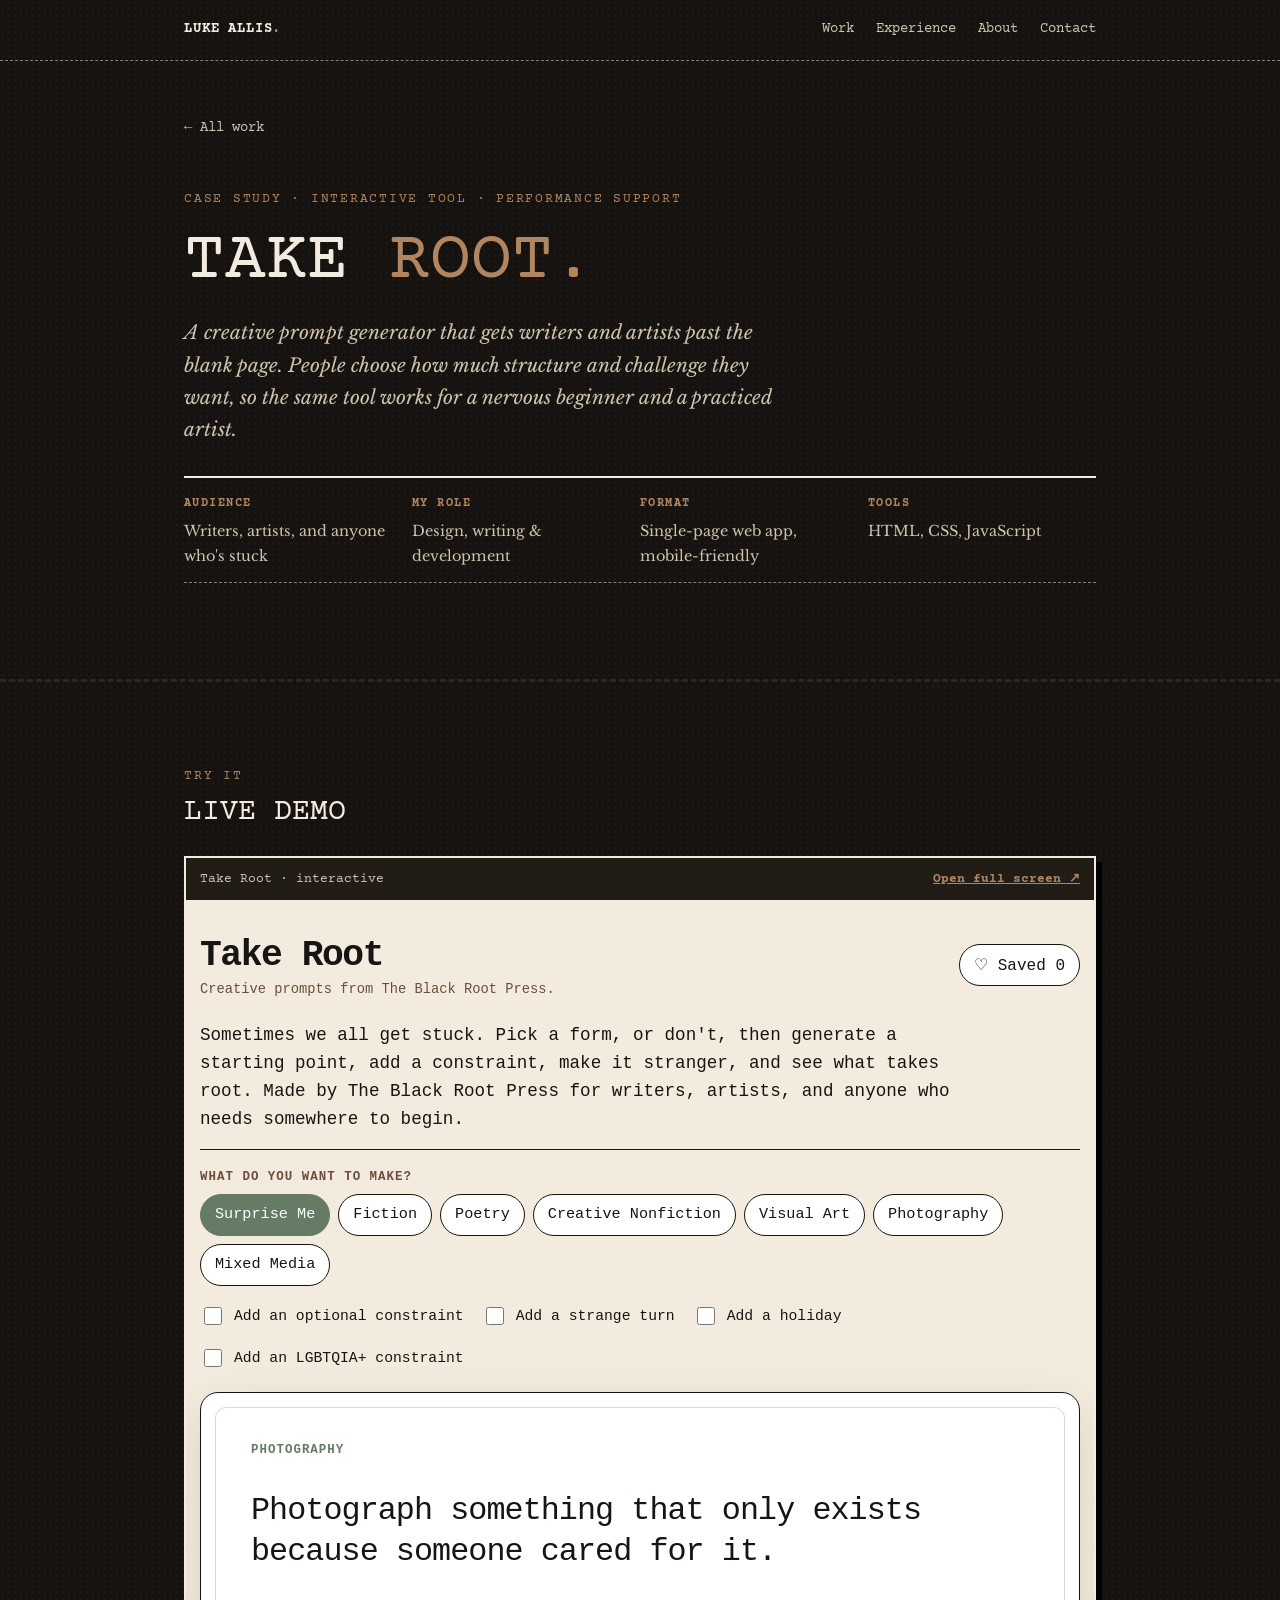
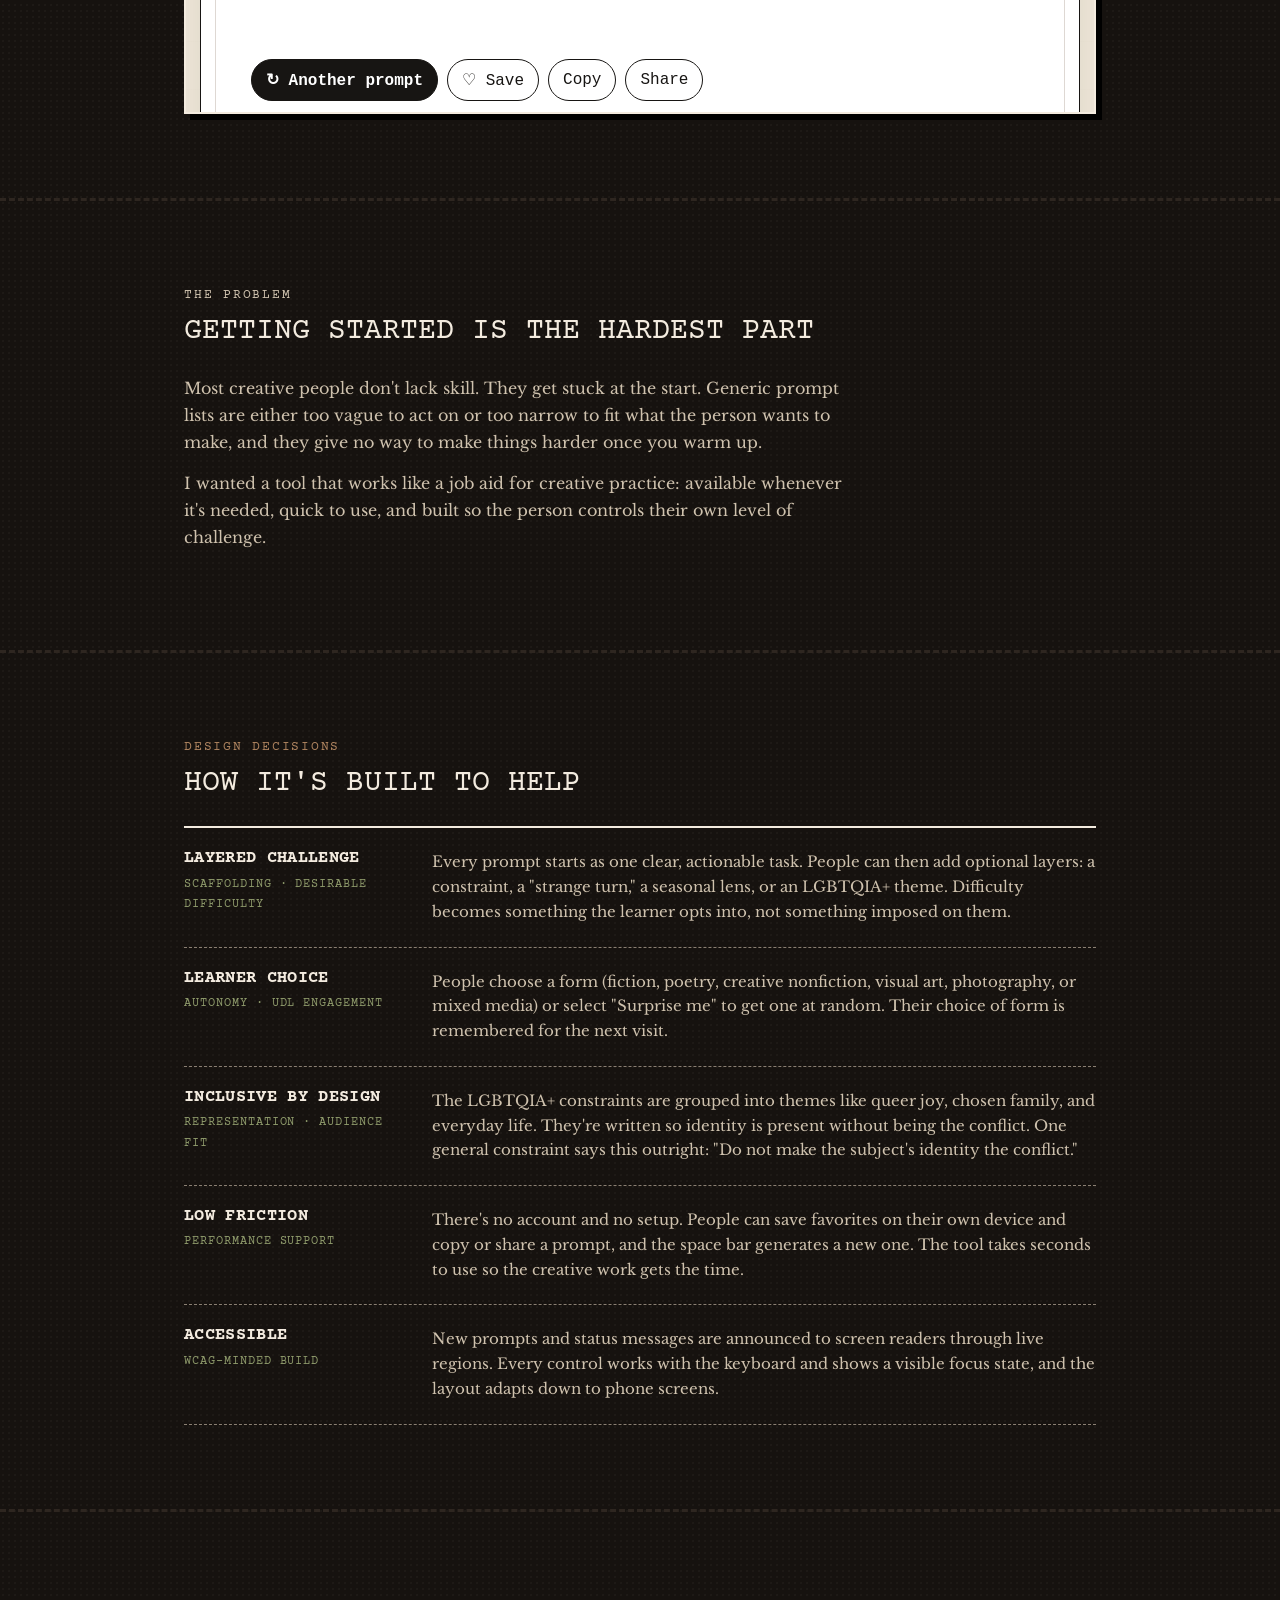
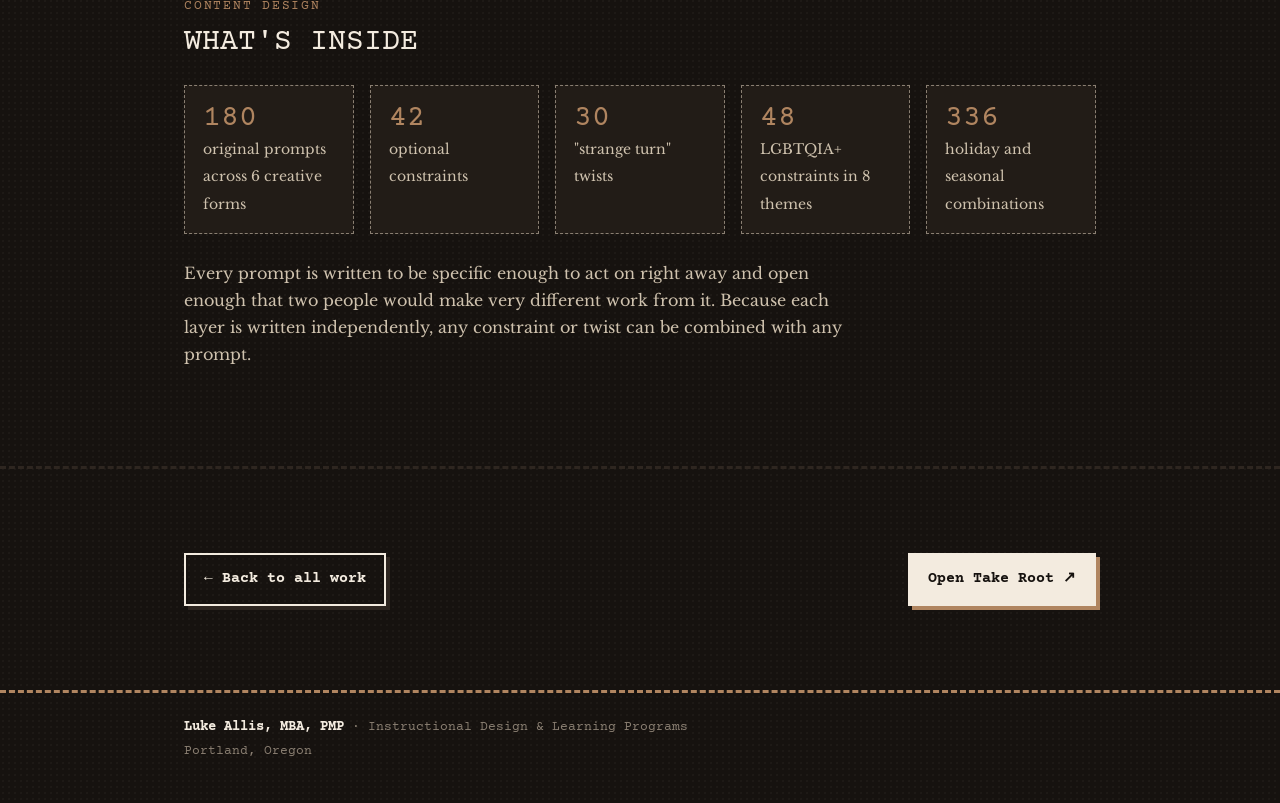
<file: take-root/index.html>
<!DOCTYPE html>
<html lang="en">
<head>
<meta charset="utf-8">
<meta name="viewport" content="width=device-width, initial-scale=1">
<title>Take Root · Luke Allis</title>
<meta name="description" content="Case study: Take Root, a self-directed creative prompt generator designed by Luke Allis.">
<link rel="preconnect" href="https://fonts.googleapis.com">
<link rel="preconnect" href="https://fonts.gstatic.com" crossorigin>
<link href="https://fonts.googleapis.com/css2?family=Courier+Prime:wght@400;700&family=Libre+Baskerville:ital,wght@0,400;0,700;1,400&display=swap" rel="stylesheet">
<link rel="stylesheet" href="../style.css">
<style>
.back{display:inline-block;margin-top:clamp(36px,6vw,56px);font-family:var(--mono);font-size:14px;color:var(--sand);text-decoration:none}
.back:hover{color:var(--paper);text-decoration:underline;text-underline-offset:4px}
.hero{padding-top:clamp(28px,5vw,48px)}
.facts{display:grid;grid-template-columns:repeat(auto-fit,minmax(170px,1fr));border-top:2px solid var(--paper);border-bottom:1px dashed var(--muted);margin:0;padding:0;list-style:none}
.facts li{padding:16px 16px 14px 0;font-size:14.5px;color:var(--sand)}
.facts b{display:block;font-family:var(--mono);font-size:12px;letter-spacing:.12em;text-transform:uppercase;color:var(--umber);margin-bottom:4px}
.demo{border:2px solid var(--paper);box-shadow:6px 6px 0 #000;background:#F3EBDD}
.demo iframe{display:block;width:100%;height:min(820px,90vh);border:0}
.demo-bar{display:flex;justify-content:space-between;align-items:center;gap:12px;padding:10px 14px;background:var(--bark);border-bottom:2px solid var(--paper);font-family:var(--mono);font-size:13px;color:var(--sand)}
.demo-bar a{color:var(--umber);font-weight:700}
.prose>*{max-width:680px}
.prose p{color:var(--sand)}
.decisions{list-style:none;margin:0;padding:0;border-top:2px solid var(--paper)}
.decisions li{display:grid;grid-template-columns:220px 1fr;gap:28px;padding:22px 0;border-bottom:1px dashed var(--muted)}
.decisions h3{color:var(--paper)}
.decisions .why{display:block;margin-top:6px;font-family:var(--mono);font-size:12px;letter-spacing:.08em;text-transform:uppercase;color:var(--moss)}
.decisions p{margin:0;font-size:15px;color:var(--sand);line-height:1.65}
.counts{display:grid;grid-template-columns:repeat(auto-fit,minmax(150px,1fr));gap:16px}
.counts div{background:var(--bark);border:1px dashed var(--muted);padding:16px 18px}
.counts b{display:block;font-family:var(--mono);font-size:30px;font-weight:400;color:var(--umber);line-height:1.1}
.counts span{font-size:14px;color:var(--sand)}
.next{display:flex;justify-content:space-between;flex-wrap:wrap;gap:14px;align-items:center}
@media (max-width:640px){.decisions li{grid-template-columns:1fr;gap:8px}.demo iframe{height:80vh}}
</style>
</head>
<body>

<header>
  <div class="wrap">
    <nav aria-label="Main">
      <a class="mark" href="../">Luke Allis<span>.</span></a>
      <ul>
        <li><a href="../#work">Work</a></li>
        <li><a href="../#experience">Experience</a></li>
        <li><a href="../#about">About</a></li>
        <li><a href="../#contact">Contact</a></li>
      </ul>
    </nav>
  </div>
</header>

<main>
  <div class="wrap">
    <a class="back" href="../#work">← All work</a>
  </div>

  <div class="wrap hero">
    <p class="kicker">Case study · Interactive tool · Performance support</p>
    <h1>Take <span>Root.</span></h1>
    <p class="lede">A creative prompt generator that gets writers and artists past the blank page. People choose how much structure and challenge they want, so the same tool works for a nervous beginner and a practiced artist.</p>
    <ul class="facts">
      <li><b>Audience</b>Writers, artists, and anyone who's stuck</li>
      <li><b>My role</b>Design, writing &amp; development</li>
      <li><b>Format</b>Single-page web app, mobile-friendly</li>
      <li><b>Tools</b>HTML, CSS, JavaScript</li>
    </ul>
  </div>

  <section id="demo">
    <div class="wrap">
      <p class="kicker">Try it</p>
      <h2>Live demo</h2>
      <div class="demo">
        <div class="demo-bar"><span>Take Root · interactive</span><a href="app.html" target="_blank" rel="noopener">Open full screen ↗</a></div>
        <iframe src="app.html" title="Take Root creative prompt generator" loading="lazy"></iframe>
      </div>
    </div>
  </section>

  <section>
    <div class="wrap prose">
      <p class="kicker">The problem</p>
      <h2>Getting started is the hardest part</h2>
      <p>Most creative people don't lack skill. They get stuck at the start. Generic prompt lists are either too vague to act on or too narrow to fit what the person wants to make, and they give no way to make things harder once you warm up.</p>
      <p>I wanted a tool that works like a job aid for creative practice: available whenever it's needed, quick to use, and built so the person controls their own level of challenge.</p>
    </div>
  </section>

  <section>
    <div class="wrap">
      <p class="kicker">Design decisions</p>
      <h2>How it's built to help</h2>
      <ol class="decisions">
        <li>
          <div><h3>Layered challenge</h3><span class="why">Scaffolding · desirable difficulty</span></div>
          <p>Every prompt starts as one clear, actionable task. People can then add optional layers: a constraint, a "strange turn," a seasonal lens, or an LGBTQIA+ theme. Difficulty becomes something the learner opts into, not something imposed on them.</p>
        </li>
        <li>
          <div><h3>Learner choice</h3><span class="why">Autonomy · UDL engagement</span></div>
          <p>People choose a form (fiction, poetry, creative nonfiction, visual art, photography, or mixed media) or select "Surprise me" to get one at random. Their choice of form is remembered for the next visit.</p>
        </li>
        <li>
          <div><h3>Inclusive by design</h3><span class="why">Representation · audience fit</span></div>
          <p>The LGBTQIA+ constraints are grouped into themes like queer joy, chosen family, and everyday life. They're written so identity is present without being the conflict. One general constraint says this outright: "Do not make the subject's identity the conflict."</p>
        </li>
        <li>
          <div><h3>Low friction</h3><span class="why">Performance support</span></div>
          <p>There's no account and no setup. People can save favorites on their own device and copy or share a prompt, and the space bar generates a new one. The tool takes seconds to use so the creative work gets the time.</p>
        </li>
        <li>
          <div><h3>Accessible</h3><span class="why">WCAG-minded build</span></div>
          <p>New prompts and status messages are announced to screen readers through live regions. Every control works with the keyboard and shows a visible focus state, and the layout adapts down to phone screens.</p>
        </li>
      </ol>
    </div>
  </section>

  <section>
    <div class="wrap">
      <p class="kicker">Content design</p>
      <h2>What's inside</h2>
      <div class="counts">
        <div><b>180</b><span>original prompts across 6 creative forms</span></div>
        <div><b>42</b><span>optional constraints</span></div>
        <div><b>30</b><span>"strange turn" twists</span></div>
        <div><b>48</b><span>LGBTQIA+ constraints in 8 themes</span></div>
        <div><b>336</b><span>holiday and seasonal combinations</span></div>
      </div>
      <p style="max-width:680px;margin-top:26px;color:var(--sand)">Every prompt is written to be specific enough to act on right away and open enough that two people would make very different work from it. Because each layer is written independently, any constraint or twist can be combined with any prompt.</p>
    </div>
  </section>

  <section>
    <div class="wrap next">
      <a class="btn alt" href="../#work">← Back to all work</a>
      <a class="btn" href="app.html" target="_blank" rel="noopener">Open Take Root ↗</a>
    </div>
  </section>
</main>

<footer>
  <div class="wrap">
    <b>Luke Allis, MBA, PMP</b> · Instructional Design &amp; Learning Programs<br>
    Portland, Oregon
  </div>
</footer>

</body>
</html>
</file>
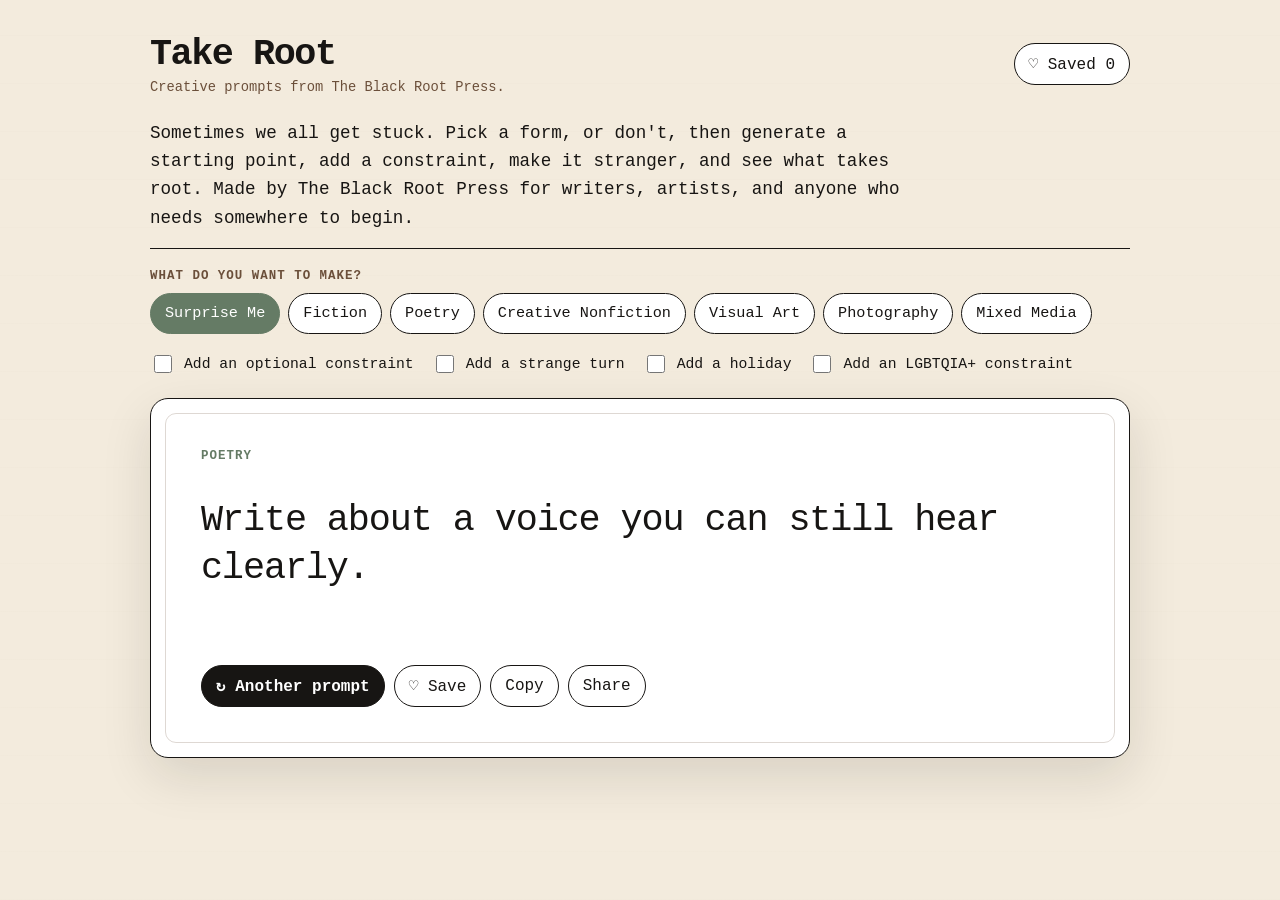
<file: take-root/app.html>
<!DOCTYPE html>
<html lang="en">
<head>
<meta charset="UTF-8">
<meta name="viewport" content="width=device-width, initial-scale=1.0">
<meta name="theme-color" content="#F3EBDD">
<title>Take Root | Creative Prompt Generator</title>

<style>
:root {
  --bg: #F3EBDD;
  --paper: #FFFFFF;
  --ink: #171513;
  --muted: #6B4F3A;
  --accent: #657B65;
  --line: rgba(107,79,58,0.35);
  --shadow: 0 18px 50px rgba(23,21,19,0.12);
  --font: Courier, "Courier New", monospace;
}

* { box-sizing: border-box; }

body {
  margin: 0;
  min-height: 100vh;
  background:
    linear-gradient(rgba(243,235,221,.85),rgba(243,235,221,.88)),
    repeating-linear-gradient(
      0deg,rgba(107,79,58,.08) 0px,
      rgba(107,79,58,.08) 1px,
      transparent 1px,transparent 48px
    ),
    var(--bg);
  color: var(--ink);
  font-family: var(--font);
}

button, input, select {
  font: inherit;
}

button { cursor: pointer; }

button:focus-visible,
input:focus-visible,
select:focus-visible {
  outline: 3px solid var(--accent);
  outline-offset: 3px;
}

.app {
  width: min(980px,calc(100% - 28px));
  margin: auto;
  padding: 32px 0 48px;
}

.topbar {
  display: flex;
  justify-content: space-between;
  align-items: center;
  gap: 16px;
  margin-bottom: 14px;
}

h1 {
  margin: 0;
  font-size: clamp(1.7rem,4vw,2.3rem);
  line-height: 1.2;
  letter-spacing: -0.04em;
}

.subtitle {
  margin: 4px 0 0;
  color: var(--muted);
  font-size: .86rem;
}

button {
  border: 1.5px solid var(--ink);
  background: var(--paper);
  color: var(--ink);
  border-radius: 999px;
  padding: 10px 14px;
  transition: background .15s,transform .15s;
}

button:hover {
  background: var(--bg);
  transform: translateY(-1px);
}

.primary-button {
  background: var(--ink);
  color: white;
  font-weight: bold;
}

.primary-button:hover {
  background: var(--muted);
  color: white;
}

.intro {
  border-bottom: 1.5px solid var(--ink);
  padding: 10px 0 16px;
  margin-bottom: 20px;
}

.intro p {
  max-width: 760px;
  margin: 0;
  font-size: clamp(.95rem,2vw,1.1rem);
  line-height: 1.6;
}

.controls {
  display: grid;
  gap: 18px;
  margin-bottom: 22px;
}

.control-label {
  display: block;
  margin-bottom: 10px;
  text-transform: uppercase;
  letter-spacing: .08em;
  font-size: .78rem;
  font-weight: bold;
  color: var(--muted);
}

.category-row {
  display: flex;
  flex-wrap: wrap;
  gap: 8px;
}

.category-button {
  font-size: .95rem;
  line-height: 1.3;
}

.category-button.active {
  background: var(--accent);
  color: white;
  border-color: var(--accent);
}

.category-button.active:hover {
  background: var(--accent);
}

.toggle-row {
  display: flex;
  flex-wrap: wrap;
  gap: 18px;
  align-items: center;
  font-size: .92rem;
}

.toggle {
  display: inline-flex;
  align-items: center;
  gap: 9px;
  cursor: pointer;
}

.toggle input {
  width: 18px;
  height: 18px;
  accent-color: var(--accent);
}

.theme-picker {
  display: flex;
  align-items: center;
  flex-wrap: wrap;
  gap: 10px;
}

.theme-picker[hidden],
.extra[hidden] {
  display: none !important;
}

.theme-picker label {
  font-size: .9rem;
  font-weight: bold;
  color: var(--muted);
}

.theme-picker select {
  background: var(--paper);
  color: var(--ink);
  border: 1.5px solid var(--ink);
  border-radius: 10px;
  padding: 9px 12px;
  max-width: 100%;
}

.prompt-card {
  position: relative;
  min-height: 360px;
  background: var(--paper);
  border: 1.5px solid var(--ink);
  border-radius: 18px;
  box-shadow: var(--shadow);
  padding: clamp(24px,6vw,50px);
  display: flex;
  flex-direction: column;
  justify-content: space-between;
  overflow: hidden;
}

.prompt-card::after {
  content: "";
  position: absolute;
  inset: 14px;
  border: 1px solid rgba(107,79,58,.22);
  border-radius: 11px;
  pointer-events: none;
}

.prompt-meta,
.prompt-body,
.prompt-actions {
  position: relative;
  z-index: 1;
}

.prompt-meta {
  margin-bottom: 34px;
  font-size: .78rem;
  text-transform: uppercase;
  letter-spacing: .08em;
  font-weight: bold;
}

.category-tag {
  color: var(--accent);
}

.prompt-text {
  margin: 0;
  font-size: clamp(1.4rem,3.5vw,2.3rem);
  line-height: 1.3;
  letter-spacing: -.03em;
  overflow-wrap: break-word;
}

.extras {
  display: grid;
  gap: 12px;
  margin-top: 28px;
  max-width: 760px;
}

.extra {
  border-left: 3px solid var(--accent);
  padding-left: 12px;
  line-height: 1.45;
  font-size: 1rem;
}

.extra strong {
  text-transform: uppercase;
  letter-spacing: .08em;
  font-size: .78rem;
}

.prompt-actions {
  display: flex;
  flex-wrap: wrap;
  gap: 9px;
  margin-top: 38px;
}

.status {
  min-height: 22px;
  margin: 12px 4px 0;
  color: var(--muted);
  font-size: .84rem;
}

.modal-backdrop {
  position: fixed;
  inset: 0;
  z-index: 20;
  background: rgba(23,21,19,.6);
  padding: 18px;
  display: none;
  align-items: center;
  justify-content: center;
}

.modal-backdrop.open { display: flex; }

.modal {
  width: min(760px,100%);
  max-height: 85vh;
  overflow: auto;
  background: var(--paper);
  border: 1.5px solid var(--ink);
  border-radius: 18px;
  box-shadow: var(--shadow);
  padding: 22px;
}

.modal-header {
  display: flex;
  justify-content: space-between;
  align-items: center;
  gap: 14px;
  border-bottom: 1px solid var(--line);
  padding-bottom: 14px;
  margin-bottom: 12px;
}

.modal-header h2 {
  margin: 0;
  font-size: 1.45rem;
}

.favorites-list {
  display: grid;
  gap: 10px;
}

.favorite-item {
  border: 1px solid var(--line);
  border-radius: 12px;
  padding: 15px;
  background: rgba(243,235,221,.5);
}

.favorite-item p {
  margin: 0 0 10px;
  line-height: 1.4;
}

.favorite-item small { color: var(--muted); }

.favorite-actions {
  margin-top: 12px;
  display: flex;
  gap: 8px;
  flex-wrap: wrap;
}

.tiny-button {
  padding: 7px 10px;
  background: transparent;
}

.empty {
  color: var(--muted);
  padding: 22px 4px;
  font-style: italic;
}

@media(max-width:620px) {
  .app { padding-top: 20px; }
  .topbar { align-items: flex-start; }
  .subtitle { display: none; }
  .desktop-text { display: none; }
  .prompt-card { min-height: 430px; }
}

/* Force consistent Courier typography */
html, body, body *, button, select, input {
  font-family: Courier, "Courier New", monospace !important;
}
</style>
</head>

<body>
<main class="app">

<header class="topbar">
  <div>
    <h1>Take Root</h1>
    <p class="subtitle">
      Creative prompts from The Black Root Press.
    </p>
  </div>
  <button id="favoritesButton">
    ♡ <span class="desktop-text">Saved</span>
    <span id="favoriteCount">0</span>
  </button>
</header>

<section class="intro">
  <p>
    Sometimes we all get stuck. Pick a form, or don't,
    then generate a starting point, add a constraint,
    make it stranger, and see what takes root.
    Made by The Black Root Press for writers, artists,
    and anyone who needs somewhere to begin.
  </p>
</section>

<section class="controls">
  <div>
    <span class="control-label">
      What do you want to make?
    </span>
    <div class="category-row" id="categoryRow"></div>
  </div>

  <div class="toggle-row">
    <label class="toggle">
      <input type="checkbox" id="constraintToggle">
      Add an optional constraint
    </label>

    <label class="toggle">
      <input type="checkbox" id="twistToggle">
      Add a strange turn
    </label>

    <label class="toggle">
      <input type="checkbox" id="holidayToggle">
      Add a holiday
    </label>

    <label class="toggle">
      <input type="checkbox" id="lgbtqToggle">
      Add an LGBTQIA+ constraint
    </label>
  </div>

  <div class="theme-picker" id="lgbtqThemePicker" hidden>
    <label for="lgbtqThemeSelect">
      LGBTQIA+ theme:
    </label>
    <select id="lgbtqThemeSelect">
      <option value="Surprise me">Surprise me</option>
      <option value="Queer joy">Queer joy</option>
      <option value="Gender & self-expression">Gender & self-expression</option>
      <option value="Chosen family">Chosen family</option>
      <option value="Love & relationships">Love & relationships</option>
      <option value="Community & belonging">Community & belonging</option>
      <option value="History & memory">History & memory</option>
      <option value="Everyday life">Everyday life</option>
      <option value="Resistance & possibility">Resistance & possibility</option>
    </select>
  </div>
</section>

<section class="prompt-card" aria-live="polite">
  <div>
    <div class="prompt-meta">
      <span class="category-tag" id="categoryTag"></span>
    </div>

    <div class="prompt-body">
      <p class="prompt-text" id="promptText"></p>

      <div class="extras">
        <div class="extra" id="constraintWrap" hidden>
          <strong>Optional constraint</strong><br>
          <span id="constraintText"></span>
        </div>

        <div class="extra" id="twistWrap" hidden>
          <strong>Make it stranger</strong><br>
          <span id="twistText"></span>
        </div>

        <div class="extra" id="holidayWrap" hidden>
          <strong>Holiday / seasonal lens</strong><br>
          <span id="holidayText"></span>
        </div>

        <div class="extra" id="lgbtqWrap" hidden>
          <strong>LGBTQIA+ constraint</strong><br>
          <span id="lgbtqText"></span>
        </div>
      </div>
    </div>
  </div>

  <div class="prompt-actions">
    <button class="primary-button" id="newPromptButton">
      ↻ Another prompt
    </button>
    <button id="favoriteButton">♡ Save</button>
    <button id="copyButton">Copy</button>
    <button id="shareButton">Share</button>
  </div>
</section>

<div class="status" id="statusMessage" aria-live="polite"></div>
</main>

<div class="modal-backdrop" id="favoritesModal"
     role="dialog" aria-modal="true"
     aria-labelledby="favoritesTitle">
  <div class="modal">
    <div class="modal-header">
      <h2 id="favoritesTitle">Saved prompts</h2>
      <button id="closeFavoritesButton">Close</button>
    </div>
    <div id="favoritesList" class="favorites-list"></div>
  </div>
</div>

<script>

/* CREATIVE PROMPT BANK */

const promptBank = {
"Fiction": [
"Two people recognize each other in a place where neither one is supposed to be.",
"A motel keeps one room permanently locked, even though guests insist they have stayed in it.",
"Someone receives a letter addressed to a name they stopped using years ago.",
"A child discovers that every adult in town remembers the same event differently.",
"An elderly neighbor leaves behind a key with no explanation.",
"A person returns home after twenty years and finds one room exactly as they left it.",
"Someone starts finding objects in their apartment that belong to a stranger with the same birthday.",
"A friendship begins because two people are waiting for the same person who never arrives.",
"The town's oldest building is scheduled for demolition, and someone refuses to leave.",
"A person wakes up with an ordinary object in their pocket that changes what they remember about yesterday.",
"A family tradition continues even though nobody remembers why it began.",
"Someone hears their own voice on an old recording they know they never made.",
"A regular customer disappears from a café, leaving behind a notebook everyone is afraid to open.",
"A person moves into a house where the previous owner's labels are still attached to everything.",
"Two former friends are forced to share a ride during a storm.",
"Someone is mistaken for another person and decides not to correct the mistake.",
"A stranger knows exactly how the protagonist takes their coffee.",
"A small museum receives an anonymous donation that belongs to someone still alive.",
"A person returns a borrowed book decades late and discovers the lender has been waiting for it.",
"A local legend turns out to be less supernatural and more personal than anyone expected.",
"A person starts getting voicemail messages from a phone number that has been disconnected for years.",
"Someone finds a photograph showing them at an event they never attended.",
"A wedding guest recognizes the officiant from a life nobody at the wedding knows about.",
"A quiet employee discovers that their workplace has been keeping records on conversations that never happened.",
"A person learns that their childhood imaginary friend was not imaginary to everyone.",
"Two siblings inherit the same object, along with contradictory instructions.",
"Someone follows a handwritten map found inside a used coat pocket.",
"A person volunteers to help clean out a dead stranger's home and finds evidence they once knew each other.",
"A commuter gets off at the wrong stop and realizes they have been there before.",
"A character has one hour to decide whether to tell someone a truth that will permanently change their relationship."
],

"Poetry": [
"Write about something your body remembers that your mind does not.",
"Write a poem in which an ordinary household object becomes a witness.",
"Write about hunger without mentioning food.",
"Write about a place you left that has continued living without you.",
"Write a poem that begins with an apology and ends with a refusal.",
"Write about a name you have carried, chosen, inherited, rejected, or imagined.",
"Write a poem in which weather behaves like a relative.",
"Write about a room after everyone has gone home.",
"Write a poem built around something found in a pocket.",
"Write about a photograph that no longer tells the truth.",
"Write a poem addressed to your younger self without giving advice.",
"Write about forgiveness as if it were a physical landscape.",
"Write a poem where the speaker keeps misremembering one important detail.",
"Write about a ritual nobody else knows is a ritual.",
"Write a poem in which the word 'home' changes meaning each time it appears.",
"Write about an object that survived when someone did not.",
"Write a poem that treats silence as a character.",
"Write about the moment immediately before someone says something irreversible.",
"Write a poem where the speaker's body and reflection disagree.",
"Write about belonging somewhere only temporarily.",
"Write a poem that moves through three different kinds of light.",
"Write about a voice you can still hear clearly.",
"Write a poem centered on a road, hallway, river, bridge, or other passage.",
"Write about wanting something you would never admit to wanting.",
"Write a poem in which a season arrives at the wrong time.",
"Write about a family story you suspect has been edited.",
"Write a poem made from things someone almost said.",
"Write about a small miracle nobody else noticed.",
"Write a poem in which the speaker mistakes grief for another emotion.",
"Write about surviving something quietly."
],

"Creative Nonfiction": [
"Write about a place that changed after you learned something new about yourself.",
"Describe a family story you believed for years before realizing part of it was missing.",
"Write about an ordinary object that marks a major period of your life.",
"Tell the story of a time you stayed silent and what that silence did.",
"Write about a person you knew only briefly but still remember clearly.",
"Describe the first time a familiar place stopped feeling familiar.",
"Write about a decision that looked small from the outside but was enormous to you.",
"Tell a story through the places you lived rather than through chronological time.",
"Write about something you once hid and how hiding it shaped your behavior.",
"Describe a moment when another person saw you more clearly than you saw yourself.",
"Write about a tradition you kept, changed, or abandoned.",
"Tell the story of an apology you gave, received, wanted, or never got.",
"Write about a time you misunderstood someone you loved.",
"Describe a sound that instantly returns you to another period of your life.",
"Write about your relationship with one body part across different ages.",
"Tell a story about a stranger who became important for less than a day.",
"Write about a trip where the destination mattered less than what happened in between.",
"Describe a photograph without looking at it first, then look and write what you got wrong.",
"Write about a rule you were taught that you eventually stopped believing.",
"Tell a true story in which memory is unreliable and admit where you are unsure.",
"Write about a time you felt proud and embarrassed at the same time.",
"Describe an object you have kept longer than makes practical sense.",
"Write about a home you could not return to in exactly the same way.",
"Tell the story of learning a skill from someone whose life was very different from yours.",
"Write about a moment when you realized you had become an adult.",
"Describe a place where you felt watched, welcomed, or both.",
"Write about a lie that protected someone.",
"Tell the story of losing something that was not technically yours.",
"Write about an experience that made you revise the story you told about yourself.",
"Describe one ordinary day that now feels historically important in your own life."
],

"Visual Art": [
"Create a piece using an object that has outlived its original purpose.",
"Make something about absence without showing an empty space.",
"Create a work built around the idea of a hidden name.",
"Make a piece that treats repair marks as the most important part.",
"Create something where the background tells a different story than the foreground.",
"Make a work inspired by an object found in a drawer, pocket, garage, or attic.",
"Create a portrait without showing a face.",
"Make something about home using no images of buildings.",
"Create a piece where repetition slowly becomes distortion.",
"Make a work about a memory using one deliberately inaccurate detail.",
"Create something that combines tenderness with an industrial material or texture.",
"Make a piece based on a place you have never visited but feel attached to.",
"Create a work that looks damaged but is actually carefully constructed.",
"Make something about inheritance without using family photographs.",
"Create a piece in which one element seems to be trying to escape the frame.",
"Make a work from visual fragments that do not immediately belong together.",
"Create something inspired by the last thing someone left behind.",
"Make a piece about transformation that avoids before-and-after imagery.",
"Create a work where a handwritten word or phrase becomes part of the image.",
"Make something that treats a mundane receipt, label, ticket, or form as sacred material.",
"Create a piece from only found, discarded, or repurposed materials.",
"Make a work about longing using distance rather than figures.",
"Create something where scale feels emotionally wrong.",
"Make a piece inspired by a secret you do not actually reveal.",
"Create a work in which softness interrupts something rigid.",
"Make something about being witnessed.",
"Create a piece with one intentionally unfinished area.",
"Make a work that changes meaning when rotated or viewed from another direction.",
"Create something where an erased or covered element remains visible.",
"Make a piece that looks like evidence from an event that never happened."
],

"Photography": [
"Photograph something ordinary as if it were evidence.",
"Make a portrait where the person's face is not the main subject.",
"Photograph signs of someone who is not present.",
"Create a series about things that are almost symmetrical.",
"Photograph a place at a time of day when it feels unlike itself.",
"Create an image about waiting without photographing a person waiting.",
"Photograph the boundary between public and private space.",
"Make a series of objects people leave behind temporarily.",
"Photograph one color appearing in unrelated places.",
"Create an image about protection.",
"Photograph something designed to be permanent that is visibly deteriorating.",
"Make a series about handmade repairs.",
"Photograph evidence of a routine you do not understand.",
"Create an image where a reflection reveals more than the main subject.",
"Photograph a place that seems to contain two different eras at once.",
"Make a portrait using only hands, posture, clothing, or surroundings.",
"Photograph something that looks accidental but frame it deliberately.",
"Create a series around doors, gates, fences, curtains, or other thresholds.",
"Photograph something tiny as if it were monumental.",
"Make an image about memory using blur, obstruction, distance, or reflection.",
"Photograph an object in the place where it does not belong.",
"Create a series of spaces immediately after people have left them.",
"Photograph an ordinary object someone has customized or repaired.",
"Make an image about intimacy without photographing physical affection.",
"Photograph something that only exists because someone cared for it.",
"Create a series around handwritten language found in public.",
"Photograph a place that reveals who is allowed to be comfortable there.",
"Make an image where the most important thing is partly outside the frame.",
"Photograph evidence of weather rather than the weather itself.",
"Create a small photo series about things that refuse to disappear."
],

"Mixed Media": [
"Combine a short piece of writing with an object that carries its own history.",
"Create a work using sound and one static image that contradict each other.",
"Make a piece that begins as a photograph and ends as something physically altered.",
"Combine found text with something handmade.",
"Create a work where the audience has to choose what to read, hear, or view first.",
"Make something from a voice memo, a map, and one invented detail.",
"Create a piece about memory using at least two forms that remember differently.",
"Combine a personal object with anonymous public language.",
"Make a work that includes one thing meant to be touched and one thing that cannot be touched.",
"Create a piece where a written sentence is gradually obscured by another medium.",
"Combine a family or archival image with material from the present day.",
"Make a work that can exist both digitally and physically, but changes between the two forms.",
"Create something that pairs a mundane document with an emotional response.",
"Combine a repeated sound with a slowly changing visual.",
"Make a work where the frame, container, or binding becomes part of the meaning.",
"Create something from a list, a photograph, and a piece of fabric or paper.",
"Combine a drawing or image with text that refuses to explain it.",
"Make a piece that uses scanning, photocopying, or repeated reproduction as transformation.",
"Create a work where a hidden layer can be revealed only by handling it.",
"Combine an old object with a new recording.",
"Make something that uses a QR code as part of the artwork rather than just as a link.",
"Create a piece that changes depending on whether it is viewed alone or with other people.",
"Combine a found image with your own handwriting.",
"Make a work using a digital error, glitch, compression artifact, or failed print intentionally.",
"Create something about identity using no portrait imagery.",
"Combine multiple people's voices without identifying who is speaking.",
"Make a piece that can be rearranged into more than one sequence.",
"Create a work from material you would normally throw away.",
"Combine documentation of a real event with an invented artifact.",
"Make something whose final form still shows evidence of how it was made."
]
};

/* LGBTQIA+ CREATIVE CONSTRAINTS */

const lgbtqConstraints = {
"Queer joy": [
"Show queer joy in a small, ordinary moment rather than a grand celebration.",
"Let pleasure, laughter, or playfulness drive the piece without needing to justify itself.",
"Include a moment of gender euphoria, recognition, or ease without explaining it to an outsider.",
"Build the piece around a celebration that matters deeply to only a few people.",
"Show a queer person feeling completely at home in a place where nothing dramatic happens.",
"Make tenderness the boldest part of the work."
],

"Gender & self-expression": [
"Explore how clothing, gesture, voice, or adornment can communicate a sense of self.",
"Include a chosen name or form of address, but let the story be about more than the name.",
"Let one character or image refuse a category without turning that refusal into a lesson.",
"Work with the difference between how someone sees themself and how others read them.",
"Make an everyday object symbolize freedom of self-expression.",
"Explore changing gender expression without presenting any single end point as the goal."
],

"Chosen family": [
"Center a ritual invented by friends, neighbors, or a chosen family.",
"Create a moment when someone offers belonging without asking for an explanation.",
"Make a shared meal, ride, repair, or errand carry the weight of kinship.",
"Show a chosen family working through an ordinary disagreement and staying connected.",
"Include an object passed between people who are family by choice.",
"Tell the story of someone making room for another person in a small, practical way."
],

"Love & relationships": [
"Explore queer affection through an ordinary gesture instead of a declaration.",
"Make the central relationship joyful, complicated, or funny without making identity the conflict.",
"Portray an intimate friendship as seriously as a romance.",
"Create a love story that includes someone who is asexual or aromantic without treating them as incomplete.",
"Let a relationship change shape without deciding that it has failed.",
"Include a meaningful act of care between people whose connection defies easy labels."
],

"Community & belonging": [
"Set the piece in a place where queer people gather, but focus on the details rather than explaining the space.",
"Use a handmade flyer, community notice, or message as a small piece of queer history.",
"Show the contrast between public visibility and private connection without judging either choice.",
"Explore the feeling of being understood through a glance, phrase, or shared joke.",
"Make a community celebration feel specific to its people rather than symbolic of everyone.",
"Include people whose LGBTQIA+ experiences differ without making one the standard."
],

"History & memory": [
"Build the work around a queer memory preserved in a mundane object.",
"Explore what happens when someone's history survives only through fragments.",
"Include a conversation across queer generations without making either person a spokesperson.",
"Use an old photograph, letter, or recording to complicate an assumed story.",
"Create a piece about a queer place that has closed, changed, or moved.",
"Imagine what might be added to a personal archive that has left something important out."
],

"Everyday life": [
"Include LGBTQIA+ characters or perspectives whose identities are not the central problem to solve.",
"Show an ordinary day in queer life, with all its boredom, humor, and beauty.",
"Make the central tension about something unrelated to gender or sexuality.",
"Let queer identity be present through detail rather than explanation.",
"Focus on a creative practice, job, hobby, or errand experienced from an LGBTQIA+ perspective.",
"Create a piece that refuses the idea that every queer story must teach a lesson."
],

"Resistance & possibility": [
"Imagine a future in which queer community is ordinary, varied, and flourishing.",
"Make an act of refusal quiet, deliberate, and full of possibility.",
"Build the piece around a small act of mutual aid rather than a heroic individual.",
"Create a world where gender and sexuality are understood differently, without making it utopian or dystopian.",
"Explore what it means to take up space on one's own terms.",
"Let a moment of solidarity come from an unexpected place."
]
};

/* GENERAL CONSTRAINTS */

const constraints = [
"Do not use the most obvious word associated with the subject.",
"Use only two colors, images, motifs, or recurring elements.",
"Include one detail that appears insignificant at first.",
"Begin with the ending and work backward.",
"Do not explain why anything is happening.",
"Make one element repeat three times, changing slightly each time.",
"Leave one important thing unnamed.",
"Use a detail from a real memory.",
"Give the piece a title before you begin.",
"Remove the first idea that comes to mind and use the second.",
"Include a contradiction and do not resolve it.",
"Make the final image, line, or moment quieter than the rest.",
"Use something broken, incomplete, interrupted, or missing.",
"Avoid adjectives for the first draft.",
"Include a sensory detail from smell, sound, temperature, or texture.",
"Let the audience misunderstand something for as long as possible.",
"Work with a strict limit: 100 words, 10 lines, 10 minutes, or 10 images.",
"Include a borrowed phrase from something mundane: packaging, a sign, a form, or instructions.",
"Do not use dialogue.",
"Include exactly one question.",
"Change perspective halfway through.",
"Use one element that feels too beautiful for the subject.",
"Make the setting or background carry emotional information.",
"Include something handwritten.",
"Use an object as a stand-in for a person.",
"Create one deliberate gap or silence.",
"Make the piece circular: end where it began, but changed.",
"Use an ordinary detail to imply something larger.",
"Let one mistake remain in the finished work.",
"Include something that belongs to another time period.",
"Make something private feel public, or something public feel private.",
"Avoid naming the central emotion.",
"Use repetition instead of explanation.",
"Include a threshold: a doorway, border, bridge, transition, or moment of crossing.",
"Use one thing you found rather than made.",
"Let the work contain evidence of revision.",
"Include a detail that could be read in two completely different ways.",
"Use scale to create tension.",
"End before the expected resolution.",
"Make one part of the piece deliberately uncomfortable.",
"Include a small act of care.",
"Do not make the subject's identity the conflict."
];

/* STRANGE TURNS */

const twists = [
"Someone remembers it differently.",
"The thing being mourned is still technically there.",
"One character, object, or image has been using the wrong name.",
"The audience learns one important fact before the subject does.",
"A seemingly supernatural detail has an ordinary explanation—and the ordinary explanation is worse.",
"Something meant as protection becomes a barrier.",
"The person who left is the one telling the story.",
"An object appears twice, but it cannot logically be the same object.",
"The central relationship is not what the audience first assumes.",
"A private ritual becomes accidentally public.",
"The most reliable witness turns out to have misunderstood one detail.",
"A small kindness causes an unintended problem.",
"The missing thing was deliberately removed.",
"The work contains evidence of an earlier version of itself.",
"Someone is recognized by a gesture rather than a face.",
"The person who seems to be arriving is actually leaving.",
"The apparent ending is a beginning for someone else.",
"Something inherited was never meant for the person who received it.",
"A message reaches the correct person for the wrong reason.",
"An old version of the subject remains visible underneath the current one.",
"The person with the least authority knows the most.",
"The setting has changed, but the characters behave as if it has not.",
"A lie becomes more useful than the truth.",
"Someone is relieved by news they are expected to grieve.",
"The audience realizes a memory belongs to someone else.",
"A familiar object has been repaired so many times it is barely the original object.",
"The person who appears most certain is improvising.",
"The secret is not shameful—only difficult to explain.",
"A relationship survives because both people misunderstand the same thing.",
"The final detail changes the scale of everything that came before it."
];

/* HOLIDAYS */

const holidays = [
"New Year's Day",
"Martin Luther King Jr. Day",
"Presidents' Day",
"Valentine's Day",
"St. Patrick's Day",
"Easter",
"Earth Day",
"Mother's Day",
"Memorial Day",
"Juneteenth",
"Father's Day",
"Independence Day",
"Labor Day",
"Indigenous Peoples' Day",
"Halloween",
"Veterans Day",
"Thanksgiving",
"Christmas Eve",
"Christmas Day",
"New Year's Eve",
"Samhain",
"Yule / Winter Solstice",
"Imbolc",
"Ostara / Spring Equinox",
"Beltane",
"Litha / Summer Solstice",
"Lughnasadh / Lammas",
"Mabon / Autumn Equinox"
];

const holidayLenses = [
"Set the piece during {holiday}, but avoid the most obvious symbols associated with it.",
"Let {holiday} shape the setting, mood, or conflict without making the holiday itself the main subject.",
"Use {holiday} as the backdrop for something deeply ordinary.",
"Create a piece about what happens just before or just after {holiday}.",
"Use {holiday} to explore a tradition someone keeps, rejects, changes, or invents.",
"Make {holiday} present mostly through objects, weather, food, light, sound, or routine.",
"Set the work on {holiday}, but focus on the person least interested in celebrating it.",
"Use {holiday} as a point of contrast: what is expected to happen versus what actually happens.",
"Imagine {holiday} through the perspective of someone experiencing it differently for the first time.",
"Let one detail associated with {holiday} carry unexpected emotional weight.",
"Build the piece around a private ritual that happens during {holiday}.",
"Use {holiday} to explore belonging, memory, family, community, solitude, or change."
];

/* GENERATOR LOGIC */

const $ = id => document.getElementById(id);
const randomItem = arr => arr[Math.floor(Math.random()*arr.length)];

const categoryLabels = [
  "Surprise Me",
  ...Object.keys(promptBank)
];

let selectedCategory =
  localStorage.getItem("openPromptCategory") || "Surprise Me";

let currentPrompt = null;
let favorites = [];

try {
  favorites = JSON.parse(
    localStorage.getItem("openPromptFavorites") || "[]"
  );
} catch(e) {
  favorites = [];
}

const constraintToggle = $("constraintToggle");
const twistToggle = $("twistToggle");
const holidayToggle = $("holidayToggle");
const lgbtqToggle = $("lgbtqToggle");

function getLgbtqConstraint() {
  const theme = $("lgbtqThemeSelect").value;
  if(theme === "Surprise me") {
    return randomItem(Object.values(lgbtqConstraints).flat());
  }
  return randomItem(lgbtqConstraints[theme]);
}

function buildCategoryButtons() {
  const row = $("categoryRow");
  row.innerHTML = "";

  categoryLabels.forEach(category => {
    const button = document.createElement("button");
    button.className = "category-button" +
      (category === selectedCategory ? " active" : "");
    button.textContent = category;

    button.onclick = () => {
      selectedCategory = category;
      localStorage.setItem("openPromptCategory",category);
      buildCategoryButtons();
      generatePrompt();
    };

    row.appendChild(button);
  });
}

function generatePrompt() {
  const category = selectedCategory === "Surprise Me"
    ? randomItem(Object.keys(promptBank))
    : selectedCategory;

  const holiday = randomItem(holidays);

  currentPrompt = {
    id: Date.now() + "-" + Math.random(),
    category,
    prompt: randomItem(promptBank[category]),
    constraint: randomItem(constraints),
    twist: randomItem(twists),
    holidayLens: randomItem(holidayLenses)
      .replace("{holiday}",holiday),
    lgbtqConstraint: getLgbtqConstraint(),
    showConstraint: constraintToggle.checked,
    showTwist: twistToggle.checked,
    showHoliday: holidayToggle.checked,
    showLgbtq: lgbtqToggle.checked
  };

  renderPrompt();
  setStatus("");
}

function renderPrompt() {
  if(!currentPrompt) return;

  $("promptText").textContent = currentPrompt.prompt;
  $("categoryTag").textContent = currentPrompt.category;

  $("constraintWrap").hidden = !constraintToggle.checked;
  $("twistWrap").hidden = !twistToggle.checked;
  $("holidayWrap").hidden = !holidayToggle.checked;
  $("lgbtqWrap").hidden = !lgbtqToggle.checked;
  $("lgbtqThemePicker").hidden = !lgbtqToggle.checked;

  $("constraintText").textContent = currentPrompt.constraint;
  $("twistText").textContent = currentPrompt.twist;
  $("holidayText").textContent = currentPrompt.holidayLens;
  $("lgbtqText").textContent = currentPrompt.lgbtqConstraint;

  updateFavoriteButton();
}

function promptToText(item=currentPrompt) {
  if(!item) return "";

  const current = item === currentPrompt;
  const parts = [
    item.category.toUpperCase(),
    "",
    item.prompt
  ];

  if((current ? constraintToggle.checked :
      item.showConstraint === true) && item.constraint) {
    parts.push("","Optional constraint: " + item.constraint);
  }

  if((current ? twistToggle.checked :
      item.showTwist === true) && item.twist) {
    parts.push("","Make it stranger: " + item.twist);
  }

  if((current ? holidayToggle.checked :
      item.showHoliday === true) && item.holidayLens) {
    parts.push("","Holiday / seasonal lens: " + item.holidayLens);
  }

  if((current ? lgbtqToggle.checked :
      item.showLgbtq === true) && item.lgbtqConstraint) {
    parts.push("","LGBTQIA+ constraint: " + item.lgbtqConstraint);
  }

  return parts.join("\n");
}

function isCurrentFavorite() {
  if(!currentPrompt) return false;
  return favorites.some(item =>
    item.category === currentPrompt.category &&
    item.prompt === currentPrompt.prompt &&
    item.constraint === currentPrompt.constraint &&
    item.twist === currentPrompt.twist &&
    item.holidayLens === currentPrompt.holidayLens &&
    item.lgbtqConstraint === currentPrompt.lgbtqConstraint
  );
}

function updateFavoriteButton() {
  $("favoriteButton").textContent =
    isCurrentFavorite() ? "♥ Saved" : "♡ Save";
  $("favoriteCount").textContent = favorites.length;
}

function saveFavorites() {
  localStorage.setItem(
    "openPromptFavorites",
    JSON.stringify(favorites)
  );
  updateFavoriteButton();
}

function toggleFavorite() {
  if(!currentPrompt) return;

  const index = favorites.findIndex(item =>
    item.category === currentPrompt.category &&
    item.prompt === currentPrompt.prompt &&
    item.constraint === currentPrompt.constraint &&
    item.twist === currentPrompt.twist &&
    item.holidayLens === currentPrompt.holidayLens &&
    item.lgbtqConstraint === currentPrompt.lgbtqConstraint
  );

  if(index >= 0) {
    favorites.splice(index,1);
    setStatus("Removed from saved prompts.");
  } else {
    favorites.unshift({
      ...currentPrompt,
      showConstraint: constraintToggle.checked,
      showTwist: twistToggle.checked,
      showHoliday: holidayToggle.checked,
      showLgbtq: lgbtqToggle.checked,
      savedAt: new Date().toISOString()
    });
    setStatus("Saved on this device.");
  }

  saveFavorites();
}

async function writeClipboard(text) {
  try {
    await navigator.clipboard.writeText(text);
  } catch(error) {
    const area = document.createElement("textarea");
    area.value = text;
    document.body.appendChild(area);
    area.select();
    document.execCommand("copy");
    area.remove();
  }
}

async function copyPrompt() {
  await writeClipboard(promptToText());
  setStatus("Copied to clipboard.");
}

async function sharePrompt() {
  const text = promptToText();

  if(navigator.share) {
    try {
      await navigator.share({
        title: "Take Root",
        text
      });
      setStatus("Shared.");
    } catch(error) {
      if(error.name !== "AbortError") {
        setStatus("Sharing didn't work on this device.");
      }
    }
  } else {
    await copyPrompt();
    setStatus("Prompt copied for sharing.");
  }
}

function setStatus(message) {
  $("statusMessage").textContent = message;
}

function renderFavorites() {
  const list = $("favoritesList");
  list.innerHTML = "";

  if(!favorites.length) {
    const empty = document.createElement("div");
    empty.className = "empty";
    empty.textContent =
      "Nothing saved yet. When a prompt catches, keep it here.";
    list.appendChild(empty);
    return;
  }

  favorites.forEach((item,index) => {
    const article = document.createElement("article");
    article.className = "favorite-item";

    const small = document.createElement("small");
    small.textContent = item.category +
      (item.savedAt
        ? " · saved " + new Date(item.savedAt).toLocaleDateString()
        : "");

    const p = document.createElement("p");
    p.textContent = item.prompt;

    const actions = document.createElement("div");
    actions.className = "favorite-actions";

    const copy = document.createElement("button");
    copy.className = "tiny-button";
    copy.textContent = "Copy";
    copy.onclick = async () => {
      await writeClipboard(promptToText(item));
      setStatus("Saved prompt copied.");
    };

    const remove = document.createElement("button");
    remove.className = "tiny-button";
    remove.textContent = "Remove";
    remove.onclick = () => {
      favorites.splice(index,1);
      saveFavorites();
      renderFavorites();
    };

    actions.append(copy,remove);
    article.append(small,p,actions);
    list.appendChild(article);
  });
}

/* BUTTON EVENTS */

$("newPromptButton").onclick = generatePrompt;
$("favoriteButton").onclick = toggleFavorite;
$("copyButton").onclick = copyPrompt;
$("shareButton").onclick = sharePrompt;

constraintToggle.onchange = renderPrompt;
twistToggle.onchange = renderPrompt;
holidayToggle.onchange = renderPrompt;
lgbtqToggle.onchange = renderPrompt;

$("lgbtqThemeSelect").onchange = () => {
  if(!currentPrompt) return;
  currentPrompt.lgbtqConstraint = getLgbtqConstraint();
  renderPrompt();
};

$("favoritesButton").onclick = () => {
  renderFavorites();
  $("favoritesModal").classList.add("open");
};

$("closeFavoritesButton").onclick = () => {
  $("favoritesModal").classList.remove("open");
};

$("favoritesModal").onclick = event => {
  if(event.target === $("favoritesModal")) {
    $("favoritesModal").classList.remove("open");
  }
};

document.addEventListener("keydown", event => {
  if(event.key === "Escape") {
    $("favoritesModal").classList.remove("open");
  }

  if(event.code === "Space" &&
     !["INPUT","TEXTAREA","BUTTON","SELECT"].includes(
       document.activeElement.tagName
     )) {
    event.preventDefault();
    generatePrompt();
  }
});

/* INITIALIZE */
buildCategoryButtons();
updateFavoriteButton();
generatePrompt();

</script>
</body>
</html>
</file>
<file: style.css>
:root{
  --soil:#16120F;      /* page background */
  --bark:#221C17;      /* raised panels */
  --root:#2E2620;      /* hover / cards */
  --paper:#F3EBDF;     /* main text */
  --sand:#CFC2AE;      /* secondary text */
  --muted:#8A7F72;     /* rules, captions */
  --umber:#B08560;     /* accent (warm) */
  --moss:#8E9A6B;      /* accent (green) */
  --mono:"Courier Prime",Courier,"Courier New",monospace;
  --serif:"Libre Baskerville",Georgia,serif;
}
*{box-sizing:border-box}
html{scroll-behavior:smooth}
body{margin:0;background:var(--soil);color:var(--paper);font-family:var(--serif);font-size:16px;line-height:1.7;
  background-image:radial-gradient(rgba(243,235,223,.035) 1px,transparent 1px);background-size:6px 6px}
a{color:var(--paper)}
::selection{background:var(--umber);color:var(--soil)}
.wrap{max-width:960px;margin:0 auto;padding:0 24px}

/* nav */
header{border-bottom:1px dashed var(--muted)}
nav{display:flex;justify-content:space-between;align-items:center;gap:16px;padding:18px 0;font-family:var(--mono);font-size:14px}
.mark{text-decoration:none;font-weight:700;letter-spacing:.06em;text-transform:uppercase}
.mark span{color:var(--umber)}
nav ul{display:flex;gap:22px;list-style:none;margin:0;padding:0}
nav ul a{text-decoration:none;color:var(--sand)}
nav ul a:hover,nav ul a:focus-visible{color:var(--paper);text-decoration:underline;text-underline-offset:4px}

/* type */
.kicker{margin:0;font-family:var(--mono);font-size:12.5px;letter-spacing:.14em;text-transform:uppercase;color:var(--umber)}
h1,h2,h3{font-family:var(--mono);font-weight:400;text-transform:uppercase;line-height:1.08;margin:0}
h1{font-size:clamp(38px,7.5vw,68px);margin:16px 0 18px}
h1 span{color:var(--umber)}
h2{font-size:clamp(24px,4vw,30px);margin:10px 0 26px}
h3{font-size:17px;font-weight:700;letter-spacing:.02em}
p{margin:0 0 14px}
.lede{font-size:clamp(17px,2.2vw,19px);font-style:italic;color:var(--sand);max-width:620px;margin-bottom:30px}

/* hero */
.hero{padding-top:clamp(64px,11vw,120px);padding-bottom:clamp(56px,9vw,96px)}
.btns{display:flex;flex-wrap:wrap;gap:14px}
.btn{display:inline-block;border:2px solid var(--paper);background:var(--paper);color:var(--soil);text-decoration:none;padding:12px 18px;
  font-family:var(--mono);font-weight:700;font-size:14.5px;box-shadow:4px 4px 0 var(--umber);transition:transform .1s,box-shadow .1s}
.btn:hover{transform:translate(-1px,-1px);box-shadow:5px 5px 0 var(--umber)}
.btn:active{transform:translate(2px,2px);box-shadow:1px 1px 0 var(--umber)}
.btn.alt{background:transparent;color:var(--paper);box-shadow:4px 4px 0 var(--root)}
.btn.alt:hover{box-shadow:5px 5px 0 var(--root)}

section{padding:clamp(56px,8vw,84px) 0;border-top:3px dashed var(--root)}

/* work */
.grid{display:grid;grid-template-columns:repeat(auto-fit,minmax(340px,1fr));gap:28px}
.card{display:flex;flex-direction:column;background:var(--bark);border:2px solid var(--paper);box-shadow:6px 6px 0 #000;padding:24px;
  text-decoration:none;color:var(--paper);transition:transform .15s,background .15s}
a.card:hover,a.card:focus-visible{transform:translate(-2px,-2px);background:var(--root);outline:none}
.thumb{aspect-ratio:16/9;margin:-24px -24px 20px;border-bottom:2px solid var(--paper);background:var(--root);
  display:grid;place-items:center;font-family:var(--mono);font-size:13px;color:var(--muted);letter-spacing:.1em;text-transform:uppercase;
  background-image:repeating-linear-gradient(135deg,transparent 0 10px,rgba(243,235,223,.03) 10px 20px)}
.tags{display:flex;flex-wrap:wrap;gap:8px;margin:0 0 12px;padding:0;list-style:none}
.tags li{font-family:var(--mono);font-size:11.5px;letter-spacing:.08em;text-transform:uppercase;border:1px solid var(--moss);color:var(--moss);padding:2px 8px}
.card h3{margin-bottom:8px}
.card p{font-size:14.5px;color:var(--sand);line-height:1.6}
.card .go{margin-top:auto;padding-top:8px;font-family:var(--mono);font-weight:700;color:var(--umber)}


/* proof strip */
.proof{display:grid;grid-template-columns:repeat(auto-fit,minmax(180px,1fr));gap:0;margin:clamp(48px,7vw,72px) 0 0;border-top:2px solid var(--paper);border-bottom:1px dashed var(--muted)}
.proof div{padding:18px 18px 16px 0}
.proof b{display:block;font-family:var(--mono);font-size:clamp(26px,4vw,34px);font-weight:400;color:var(--umber);line-height:1.1}
.proof span{font-size:14px;color:var(--sand)}

/* experience */
.roles{list-style:none;margin:0;padding:0;border-top:2px solid var(--paper)}
.roles li{display:grid;grid-template-columns:200px 1fr;gap:28px;padding:22px 0;border-bottom:1px dashed var(--muted)}
.roles .when{font-family:var(--mono);font-size:13px;color:var(--muted);line-height:1.6}
.roles .when b{display:block;color:var(--moss);font-size:14px;letter-spacing:.04em;text-transform:uppercase}
.roles h3{margin-bottom:6px}
.roles p{font-size:14.5px;color:var(--sand);line-height:1.65;margin:0}
.clients{margin-top:22px;font-family:var(--mono);font-size:13px;color:var(--muted);letter-spacing:.04em}
.clients b{color:var(--sand);font-weight:400}
@media (max-width:640px){.roles li{grid-template-columns:1fr;gap:6px}}

/* approach */
.steps{display:grid;grid-template-columns:repeat(auto-fit,minmax(200px,1fr));gap:0;list-style:none;margin:0;padding:0;border-top:2px solid var(--paper)}
.steps li{padding:22px 20px 18px 0;border-bottom:1px dashed var(--muted)}
.steps .n{display:block;font-family:var(--mono);color:var(--umber);font-size:13px;margin-bottom:6px}
.steps p{font-size:14.5px;color:var(--sand);line-height:1.6;margin:8px 0 0}

/* about */
.about{display:grid;grid-template-columns:1.4fr 1fr;gap:48px;align-items:start}
.about p{max-width:560px}
.kit{background:var(--bark);border:1px dashed var(--muted);padding:22px 24px}
.kit h3{font-size:14px;color:var(--umber);margin-bottom:12px}
.kit ul{list-style:none;margin:0 0 18px;padding:0;font-family:var(--mono);font-size:14px;line-height:1.9}
.kit ul:last-child{margin-bottom:0}
.kit li::before{content:"— ";color:var(--muted)}

/* contact */
.contact p{max-width:560px;color:var(--sand)}
.contact .btns{margin-top:26px}

footer{border-top:3px dashed var(--umber);padding:22px 0 40px;font-family:var(--mono);font-size:12.5px;color:var(--muted);line-height:1.8}
footer b{color:var(--paper);font-size:14px}

@media (max-width:720px){
  .about{grid-template-columns:1fr;gap:32px}
  nav ul{gap:14px}
}
@media (max-width:520px){
  .grid{grid-template-columns:1fr}
  nav{flex-direction:column;align-items:flex-start;gap:10px}
  .btn{width:100%;text-align:center}
  .card{box-shadow:4px 4px 0 #000}
}
@media (prefers-reduced-motion:reduce){*{transition:none!important;scroll-behavior:auto!important}}

/* shared additions */
.thumb img{width:100%;height:100%;object-fit:cover;object-position:top;display:block}
.thumb:has(img){background:none}

.video-thumb{display:flex;flex-direction:column;justify-content:center;align-items:center;gap:14px;background:radial-gradient(circle at 30% 30%,#3a2f26,#16120F 70%)}
.video-thumb .play{display:grid;place-items:center;width:64px;height:64px;border:2px solid var(--paper);border-radius:50%;color:var(--paper);font-size:22px;padding-left:4px;box-shadow:4px 4px 0 var(--umber)}
.card.featured{grid-column:1/-1;display:grid;grid-template-columns:1.25fr 1fr;column-gap:28px;align-items:start}
.card.featured .thumb{grid-row:1/span 5;margin:-24px 0 -24px -24px;border-bottom:0;border-right:2px solid var(--paper);height:calc(100% + 48px);aspect-ratio:auto}
.card.featured .thumb img{object-position:center}
@media (max-width:760px){.card.featured{display:flex}.card.featured .thumb{margin:-24px -24px 20px;border-right:0;border-bottom:2px solid var(--paper);height:auto;aspect-ratio:16/9}}
.grid.three{grid-template-columns:repeat(auto-fit,minmax(260px,1fr));gap:24px}
.group-label{display:flex;align-items:center;gap:12px;margin:0 0 20px;font-family:var(--mono);font-size:14px;letter-spacing:.08em;text-transform:uppercase;color:var(--sand)}
.group-label span{color:var(--umber)}
.group-label::after{content:"";flex:1;border-top:1px dashed var(--muted)}
.grid+.group-label{margin-top:56px}
</file>
